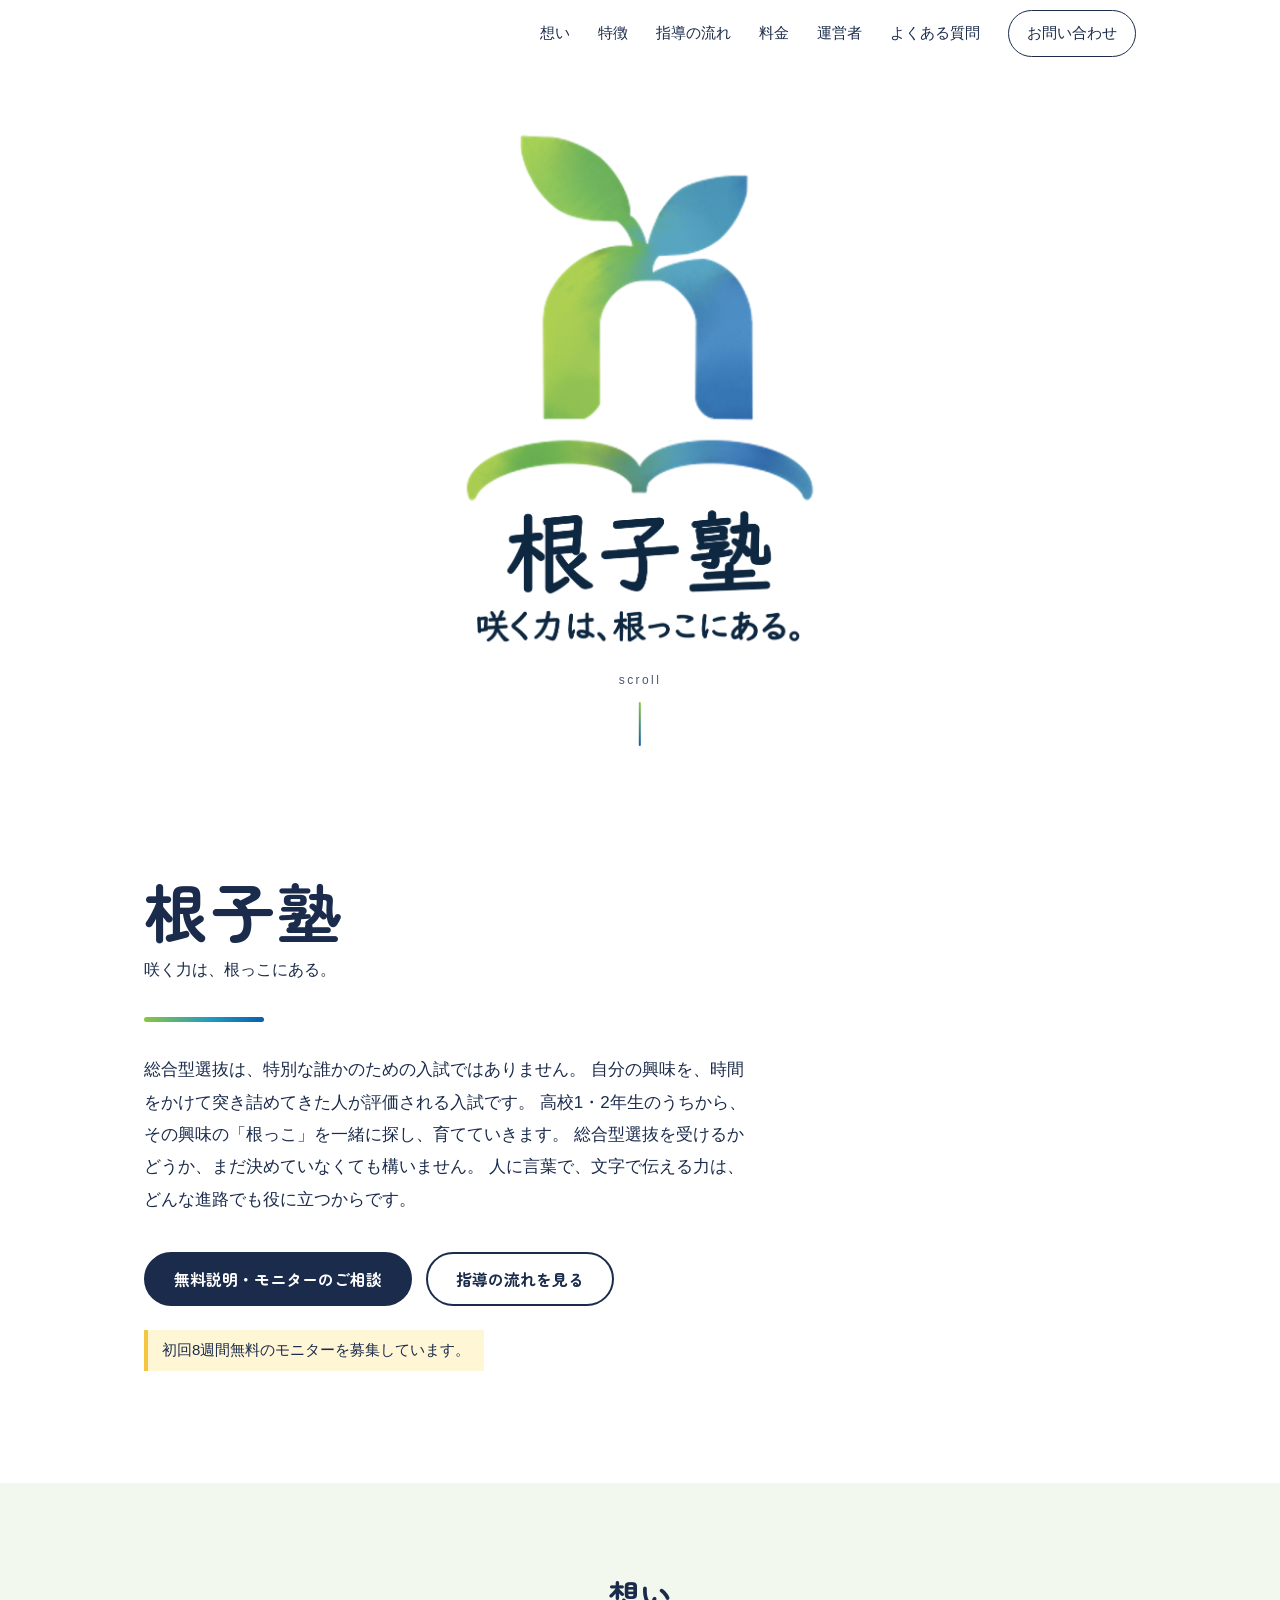
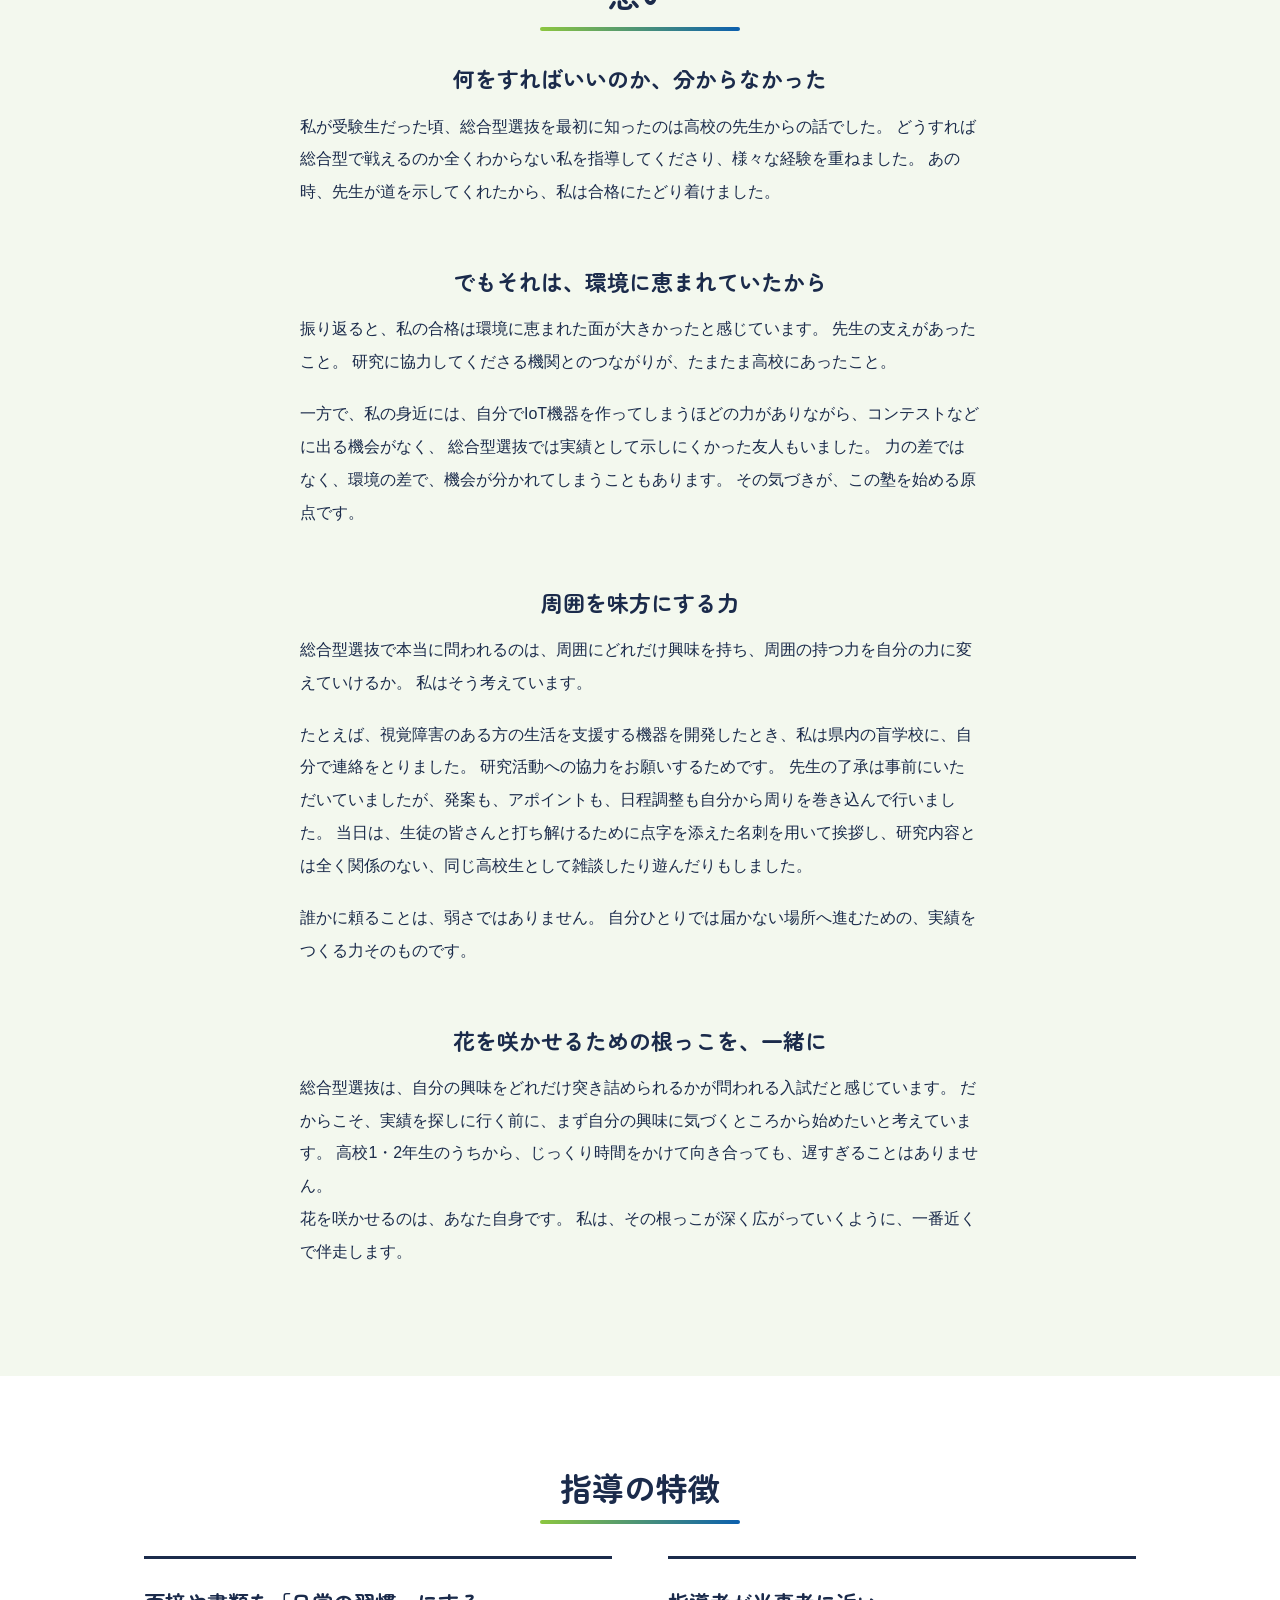
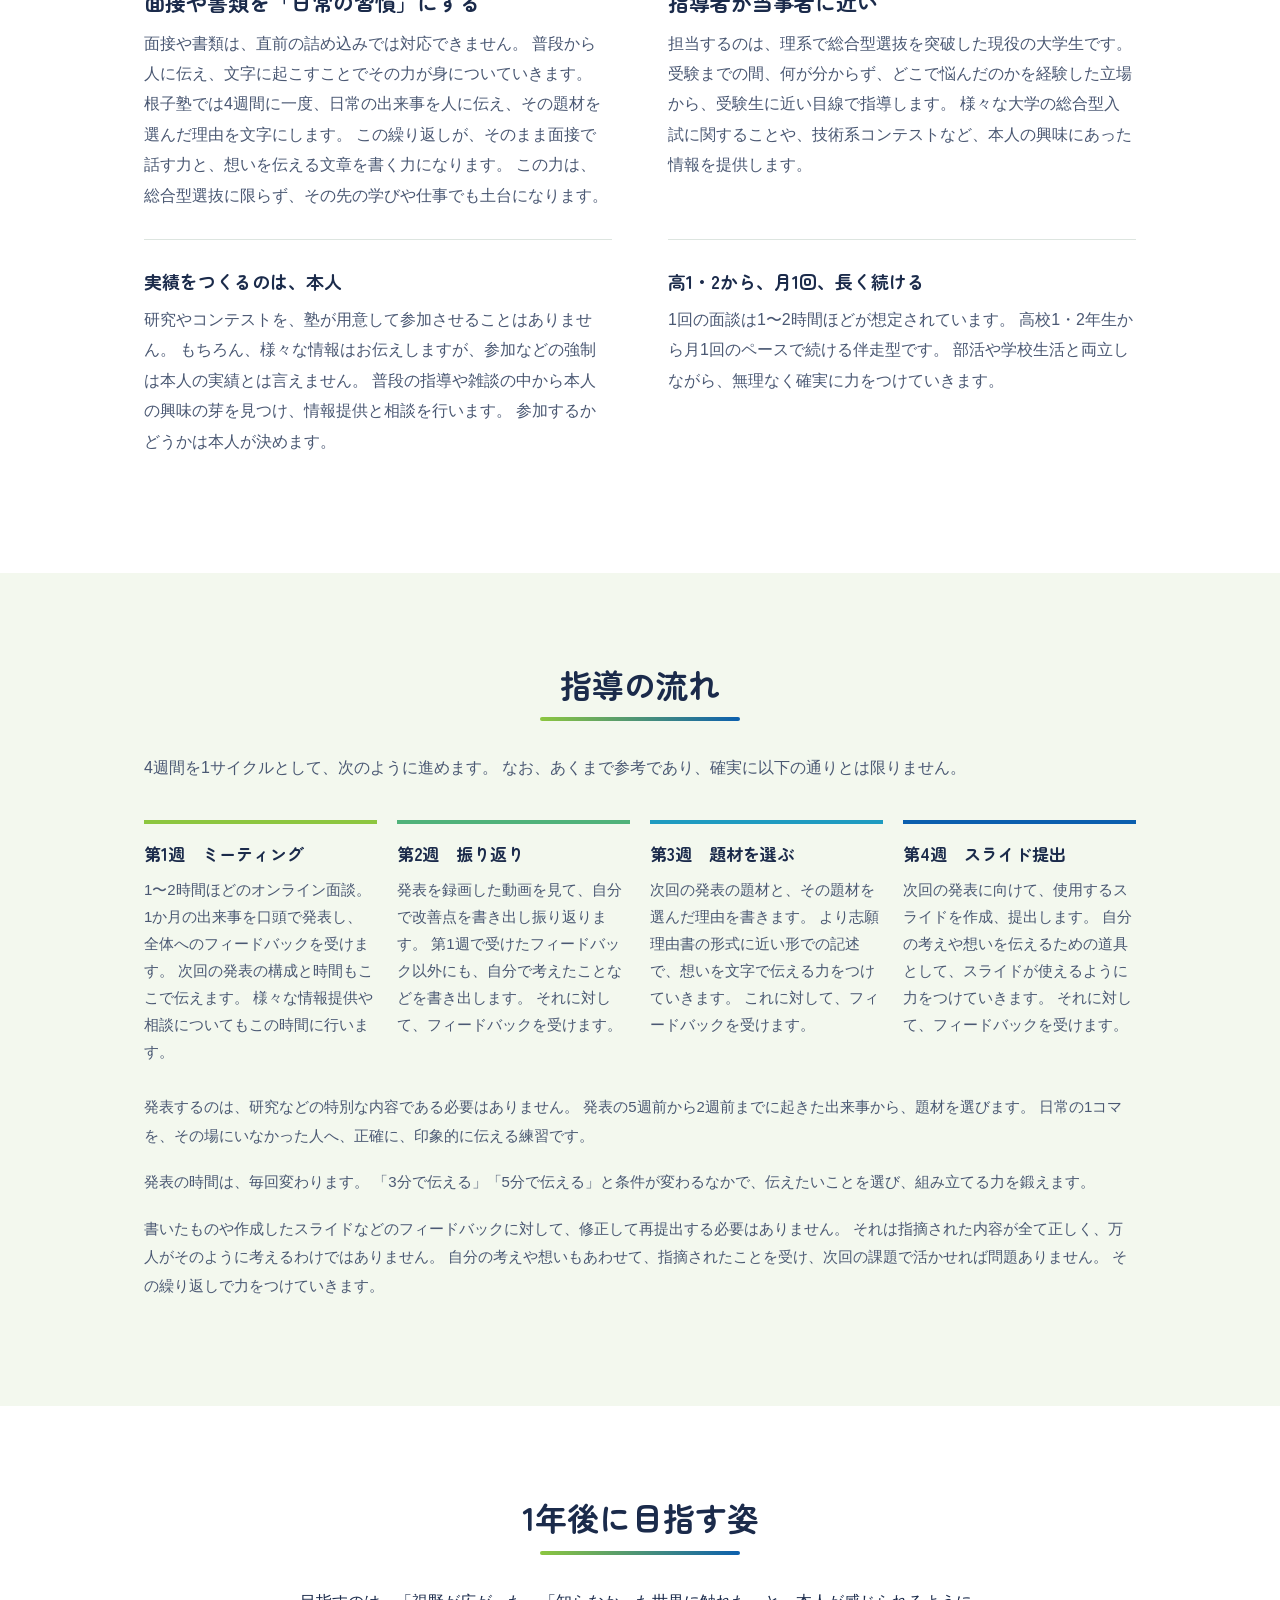
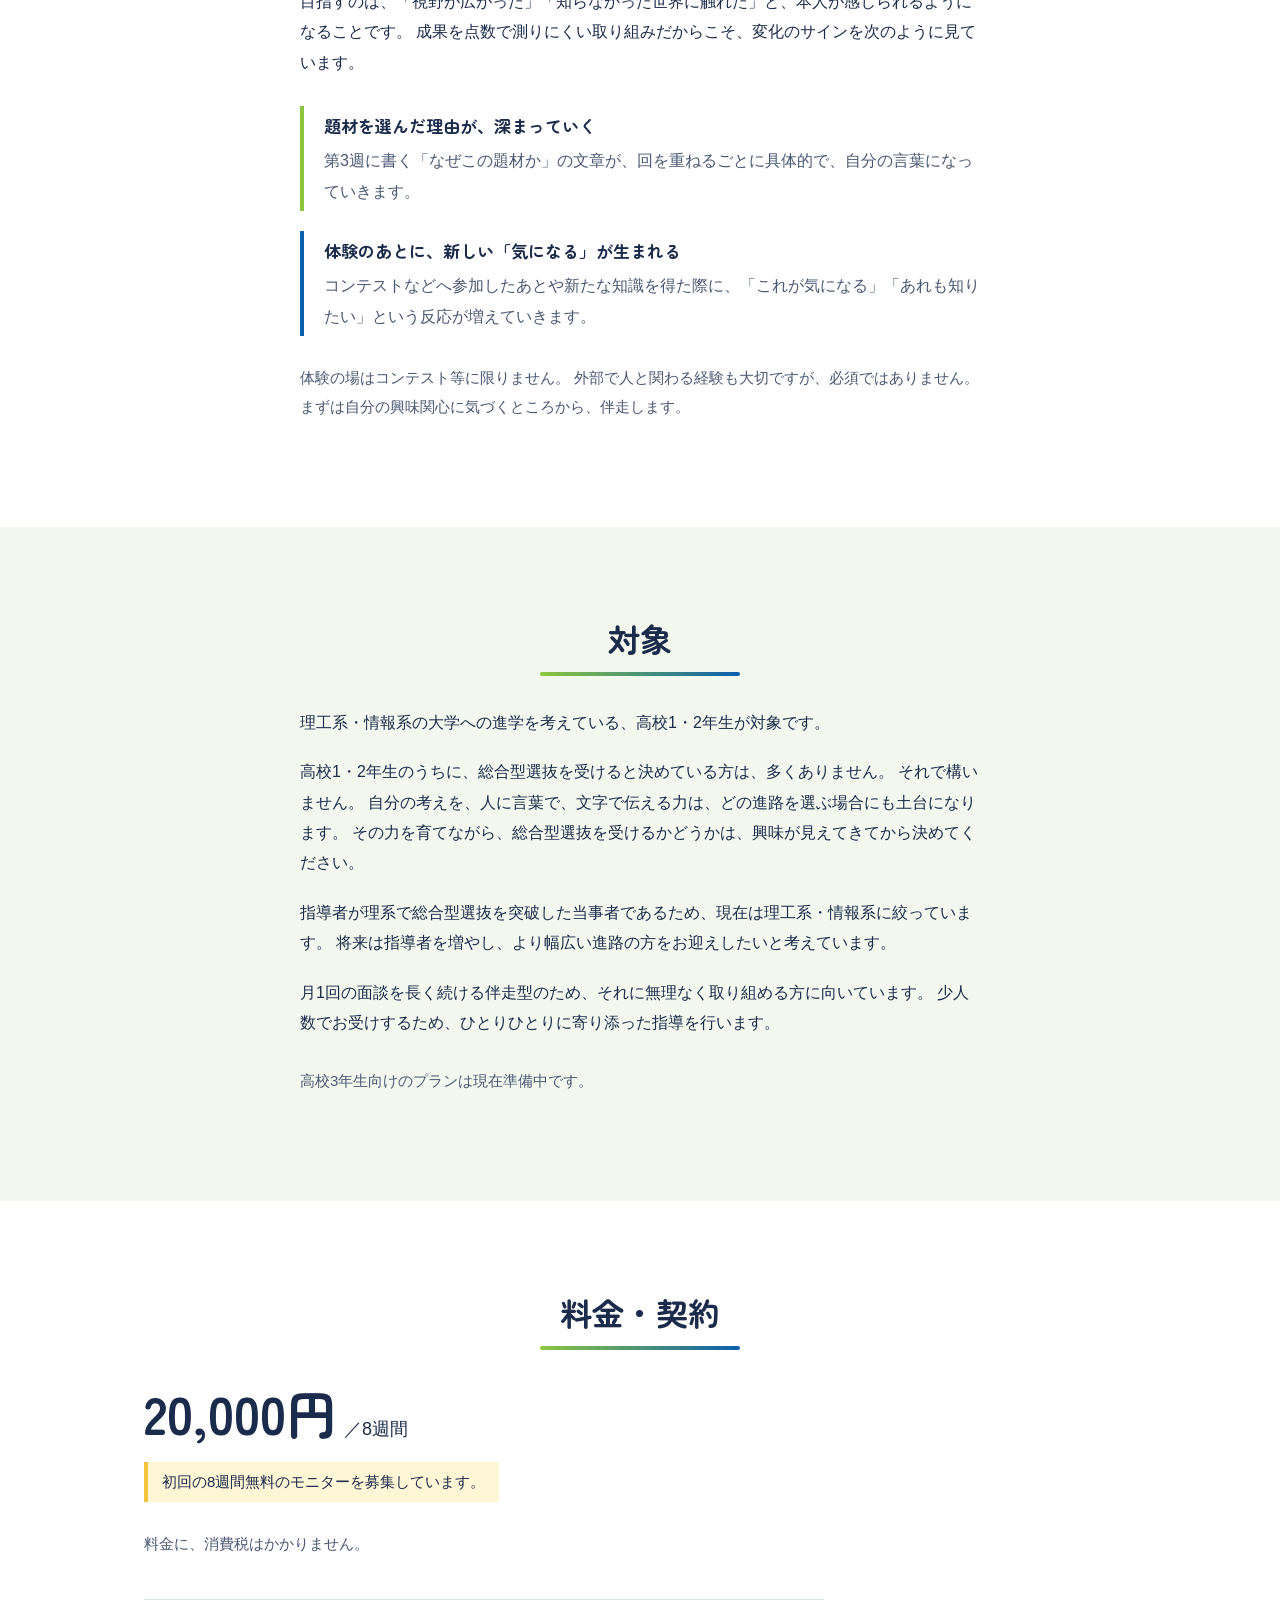
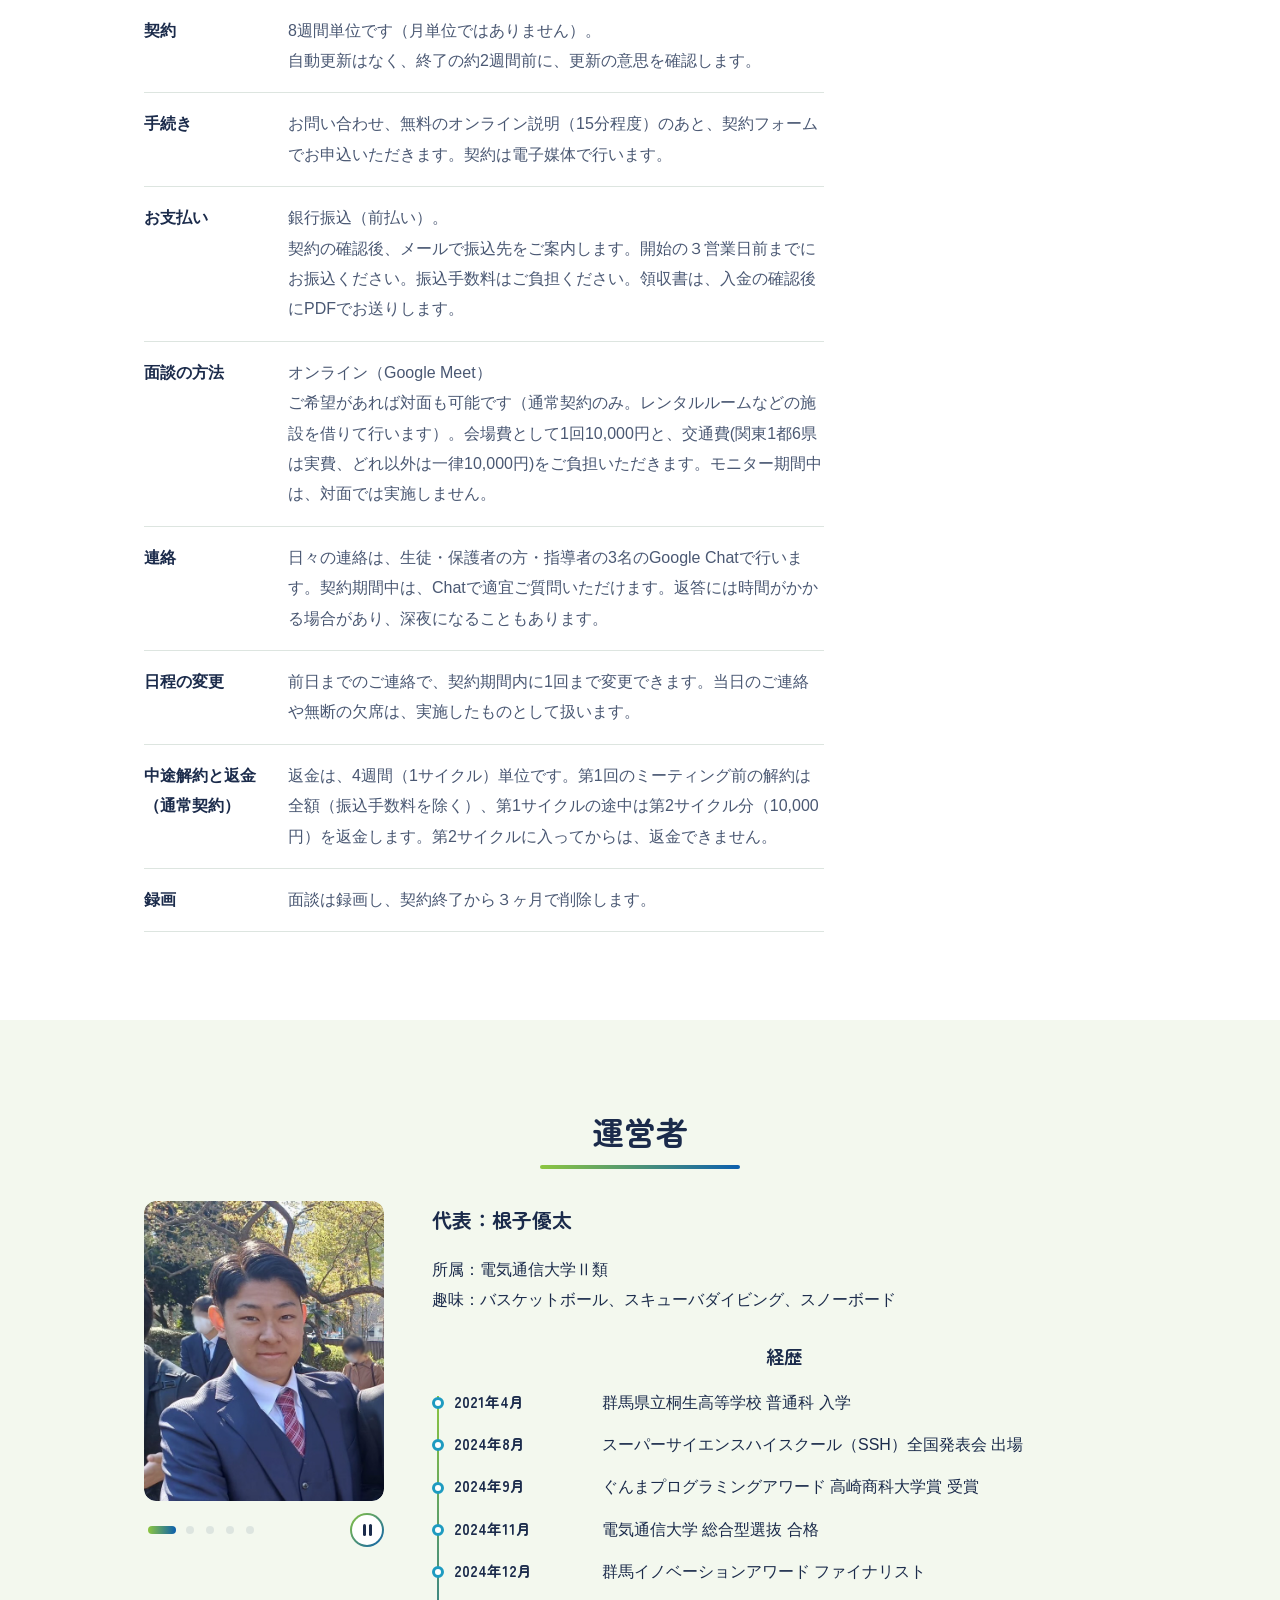
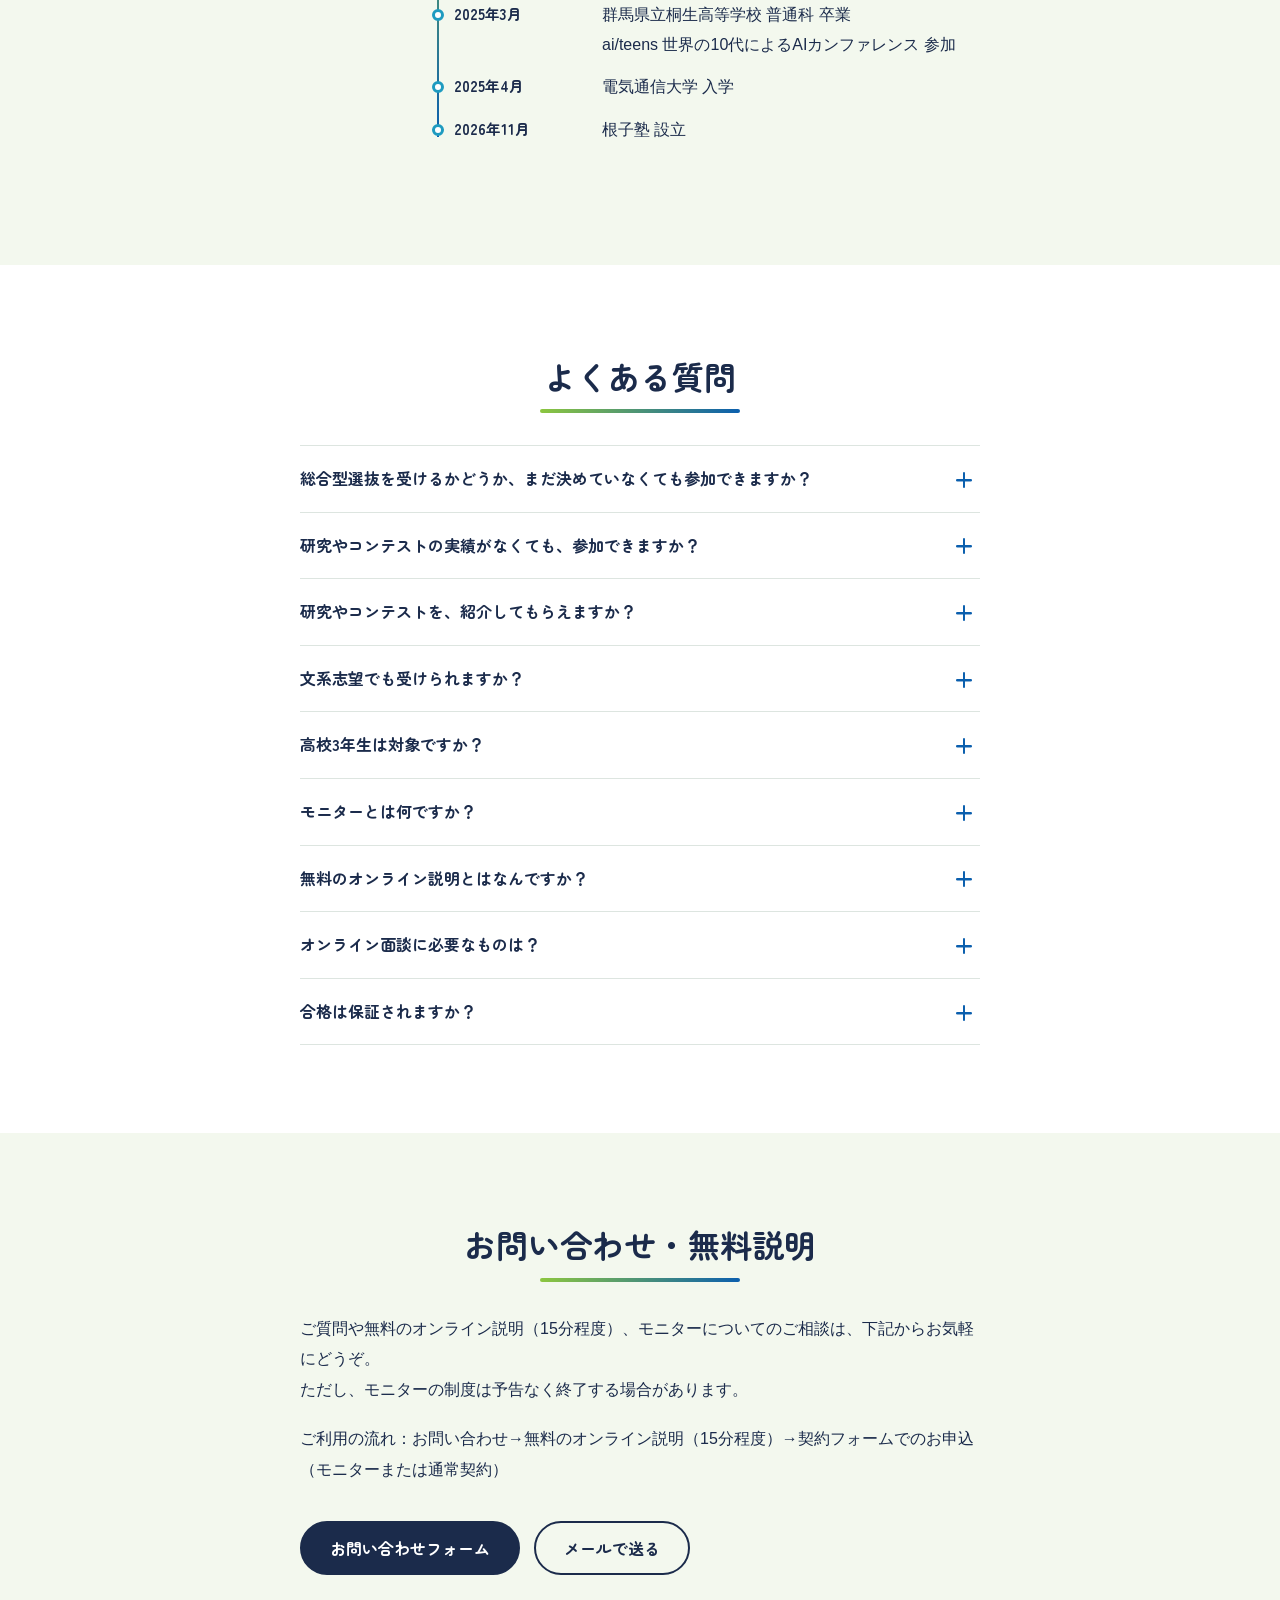
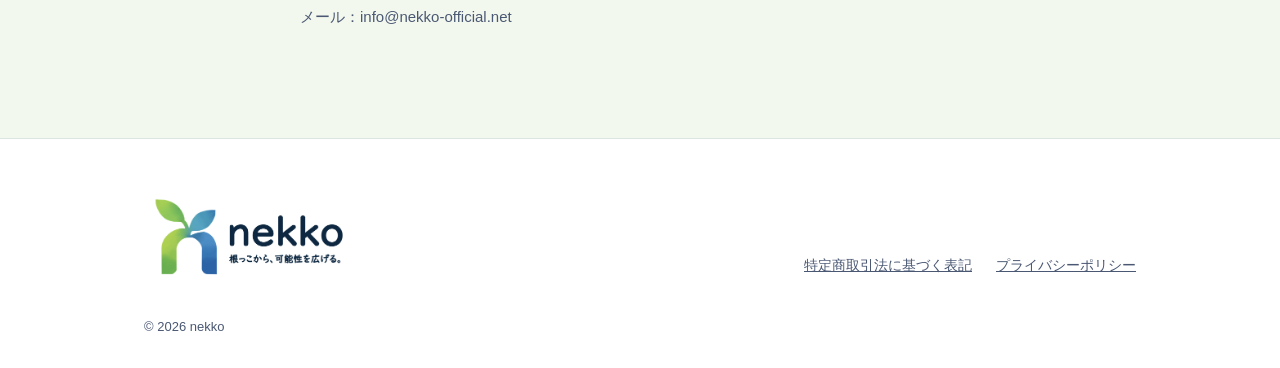
<file: index.html>
<!DOCTYPE html>
<html lang="ja">
<head>
  <meta charset="UTF-8">
  <meta name="viewport" content="width=device-width, initial-scale=1">
  <title>根子塾｜咲く力は、根っこにある。</title>
  <meta name="description" content="理系の高校1・2年生のための、総合型選抜の伴走塾。月1回の面談と日々の小さな発表・記述で、自分の興味を深める習慣をつくります。">
  <meta property="og:title" content="根子塾">
  <meta property="og:description" content="咲く力は、根っこにある。理系・情報系を志す高校1・2年生のための、総合型選抜の伴走塾。">
  <meta property="og:type" content="website">

  <link rel="preconnect" href="https://fonts.googleapis.com">
  <link rel="preconnect" href="https://fonts.gstatic.com" crossorigin>
  <link href="https://fonts.googleapis.com/css2?family=Zen+Maru+Gothic:wght@500;700&display=swap" rel="stylesheet">
  <script>document.documentElement.classList.add("js");</script>
  <link rel="stylesheet" href="style.css">
</head>
<body id="top">

<div class="sticky-top">

<header class="site-header">
  <div class="inner header-inner">
    <a class="header-logo" href="#top" aria-label="根子塾 ページの先頭へ">
      <img src="logo/juku_Blogo_original.png" alt="根子塾">
    </a>
    <nav class="global-nav" aria-label="メインメニュー">
      <a href="#about">想い</a>
      <a href="#features">特徴</a>
      <a href="#flow">指導の流れ</a>
      <a href="#price">料金</a>
      <a href="#profile">運営者</a>
      <a href="#faq">よくある質問</a>
      <a class="nav-cta" href="#contact">お問い合わせ</a>
    </nav>
  </div>
</header>

</div>

<main>

  <section class="first-view" aria-label="ロゴ">
    <h1 class="first-logo-wrap">
      <img class="first-logo" src="logo/juku_Clogo_original.png" alt="nekko 総合型選抜塾">
    </h1>
    <a class="scroll-cue" href="#intro" aria-label="本文へスクロール">
      <span>scroll</span>
    </a>
  </section>

  <section class="hero" id="intro">
    <div class="inner">
      <p class="hero-catch">根子塾</p>
      <p>咲く力は、根っこにある。</p>
      <div class="rule" aria-hidden="true"></div>
      <p class="hero-lead">
        総合型選抜は、特別な誰かのための入試ではありません。
        自分の興味を、時間をかけて突き詰めてきた人が評価される入試です。
        高校1・2年生のうちから、その興味の「根っこ」を一緒に探し、育てていきます。
        総合型選抜を受けるかどうか、まだ決めていなくても構いません。
        人に言葉で、文字で伝える力は、どんな進路でも役に立つからです。
      </p>
      <div class="hero-actions">
        <a class="btn btn-primary" href="#contact">無料説明・モニターのご相談</a>
        <a class="btn btn-secondary" href="#flow">指導の流れを見る</a>
      </div>
      <p class="notice">初回8週間無料のモニターを募集しています。</p>
    </div>
  </section>

  <section class="section section-tint" id="about">
    <div class="inner narrow column">
      <h2>想い</h2>

      <h3>何をすればいいのか、分からなかった</h3>
      <p>
        私が受験生だった頃、総合型選抜を最初に知ったのは高校の先生からの話でした。
        どうすれば総合型で戦えるのか全くわからない私を指導してくださり、様々な経験を重ねました。
        あの時、先生が道を示してくれたから、私は合格にたどり着けました。
      </p>

      <h3>でもそれは、環境に恵まれていたから</h3>
      <p>
        振り返ると、私の合格は環境に恵まれた面が大きかったと感じています。
        先生の支えがあったこと。
        研究に協力してくださる機関とのつながりが、たまたま高校にあったこと。
      </p>
      <p>
        一方で、私の身近には、自分でIoT機器を作ってしまうほどの力がありながら、コンテストなどに出る機会がなく、
        総合型選抜では実績として示しにくかった友人もいました。
        力の差ではなく、環境の差で、機会が分かれてしまうこともあります。
        その気づきが、この塾を始める原点です。
      </p>

      <h3>周囲を味方にする力</h3>
      <p>
        総合型選抜で本当に問われるのは、周囲にどれだけ興味を持ち、周囲の持つ力を自分の力に変えていけるか。
        私はそう考えています。
      </p>
      <p>
        たとえば、視覚障害のある方の生活を支援する機器を開発したとき、私は県内の盲学校に、自分で連絡をとりました。
        研究活動への協力をお願いするためです。
        先生の了承は事前にいただいていましたが、発案も、アポイントも、日程調整も自分から周りを巻き込んで行いました。
        当日は、生徒の皆さんと打ち解けるために点字を添えた名刺を用いて挨拶し、研究内容とは全く関係のない、同じ高校生として雑談したり遊んだりもしました。
      </p>
      <p>
        誰かに頼ることは、弱さではありません。
        自分ひとりでは届かない場所へ進むための、実績をつくる力そのものです。
      </p>

      <h3>花を咲かせるための根っこを、一緒に</h3>
      <p>
        総合型選抜は、自分の興味をどれだけ突き詰められるかが問われる入試だと感じています。
        だからこそ、実績を探しに行く前に、まず自分の興味に気づくところから始めたいと考えています。
        高校1・2年生のうちから、じっくり時間をかけて向き合っても、遅すぎることはありません。
        <br>
        花を咲かせるのは、あなた自身です。
        私は、その根っこが深く広がっていくように、一番近くで伴走します。
      </p>
    </div>
  </section>

  <section class="section" id="features">
    <div class="inner">
      <h2>指導の特徴</h2>
      <dl class="features">
        <div class="feature feature-main">
          <dt>面接や書類を「日常の習慣」にする</dt>
          <dd>
            面接や書類は、直前の詰め込みでは対応できません。
            普段から人に伝え、文字に起こすことでその力が身についていきます。
            根子塾では4週間に一度、日常の出来事を人に伝え、その題材を選んだ理由を文字にします。
            この繰り返しが、そのまま面接で話す力と、想いを伝える文章を書く力になります。
            この力は、総合型選抜に限らず、その先の学びや仕事でも土台になります。
          </dd>
        </div>
        <div class="feature feature-main">
          <dt>指導者が当事者に近い</dt>
          <dd>
            担当するのは、理系で総合型選抜を突破した現役の大学生です。
            受験までの間、何が分からず、どこで悩んだのかを経験した立場から、受験生に近い目線で指導します。
            様々な大学の総合型入試に関することや、技術系コンテストなど、本人の興味にあった情報を提供します。
          </dd>
        </div>
        <div class="feature">
          <dt>実績をつくるのは、本人</dt>
          <dd>
            研究やコンテストを、塾が用意して参加させることはありません。
            もちろん、様々な情報はお伝えしますが、参加などの強制は本人の実績とは言えません。
            普段の指導や雑談の中から本人の興味の芽を見つけ、情報提供と相談を行います。
            参加するかどうかは本人が決めます。
          </dd>
        </div>
        <div class="feature">
          <dt>高1・2から、月1回、長く続ける</dt>
          <dd>
            1回の面談は1〜2時間ほどが想定されています。
            高校1・2年生から月1回のペースで続ける伴走型です。
            部活や学校生活と両立しながら、無理なく確実に力をつけていきます。
          </dd>
        </div>
      </dl>
    </div>
  </section>

  <section class="section section-tint" id="flow">
    <div class="inner">
      <h2>指導の流れ</h2>
      <p class="section-lead">
        4週間を1サイクルとして、次のように進めます。
        なお、あくまで参考であり、確実に以下の通りとは限りません。
      </p>
      <ol class="steps">
        <li>
          <h3>第1週　ミーティング</h3>
          <p>
            1〜2時間ほどのオンライン面談。
            1か月の出来事を口頭で発表し、全体へのフィードバックを受けます。
            次回の発表の構成と時間もここで伝えます。
            様々な情報提供や相談についてもこの時間に行います。
          </p>
        </li>
        <li>
          <h3>第2週　振り返り</h3>
          <p>
            発表を録画した動画を見て、自分で改善点を書き出し振り返ります。
            第1週で受けたフィードバック以外にも、自分で考えたことなどを書き出します。
            それに対して、フィードバックを受けます。
          </p>
        </li>
        <li>
          <h3>第3週　題材を選ぶ</h3>
          <p>
            次回の発表の題材と、その題材を選んだ理由を書きます。
            より志願理由書の形式に近い形での記述で、想いを文字で伝える力をつけていきます。
            これに対して、フィードバックを受けます。
          </p>
        </li>
        <li>
          <h3>第4週　スライド提出</h3>
          <p>
            次回の発表に向けて、使用するスライドを作成、提出します。
            自分の考えや想いを伝えるための道具として、スライドが使えるように力をつけていきます。
            それに対して、フィードバックを受けます。
          </p>
        </li>
      </ol>
      <div class="note">
        <p>
          発表するのは、研究などの特別な内容である必要はありません。
          発表の5週前から2週前までに起きた出来事から、題材を選びます。
          日常の1コマを、その場にいなかった人へ、正確に、印象的に伝える練習です。
        </p>
        <p>
          発表の時間は、毎回変わります。
          「3分で伝える」「5分で伝える」と条件が変わるなかで、伝えたいことを選び、組み立てる力を鍛えます。
        </p>
        <p>
          書いたものや作成したスライドなどのフィードバックに対して、修正して再提出する必要はありません。
          それは指摘された内容が全て正しく、万人がそのように考えるわけではありません。
          自分の考えや想いもあわせて、指摘されたことを受け、次回の課題で活かせれば問題ありません。
          その繰り返しで力をつけていきます。
        </p>
      </div>
    </div>
  </section>

  <section class="section" id="goal">
    <div class="inner narrow">
      <h2>1年後に目指す姿</h2>
      <p>
        目指すのは、「視野が広がった」「知らなかった世界に触れた」と、本人が感じられるようになることです。
        成果を点数で測りにくい取り組みだからこそ、変化のサインを次のように見ています。
      </p>
      <ul class="signs">
        <li>
          <strong>題材を選んだ理由が、深まっていく</strong>
          <span>第3週に書く「なぜこの題材か」の文章が、回を重ねるごとに具体的で、自分の言葉になっていきます。</span>
        </li>
        <li>
          <strong>体験のあとに、新しい「気になる」が生まれる</strong>
          <span>コンテストなどへ参加したあとや新たな知識を得た際に、「これが気になる」「あれも知りたい」という反応が増えていきます。</span>
        </li>
      </ul>
      <p class="note">
        体験の場はコンテスト等に限りません。
        外部で人と関わる経験も大切ですが、必須ではありません。
        まずは自分の興味関心に気づくところから、伴走します。
      </p>
    </div>
  </section>

  <section class="section section-tint" id="target">
    <div class="inner narrow">
      <h2>対象</h2>
      <p>理工系・情報系の大学への進学を考えている、高校1・2年生が対象です。</p>
      <p>
        高校1・2年生のうちに、総合型選抜を受けると決めている方は、多くありません。
        それで構いません。
        自分の考えを、人に言葉で、文字で伝える力は、どの進路を選ぶ場合にも土台になります。
        その力を育てながら、総合型選抜を受けるかどうかは、興味が見えてきてから決めてください。
      </p>
      <p>
        指導者が理系で総合型選抜を突破した当事者であるため、現在は理工系・情報系に絞っています。
        将来は指導者を増やし、より幅広い進路の方をお迎えしたいと考えています。
      </p>
      <p>
        月1回の面談を長く続ける伴走型のため、それに無理なく取り組める方に向いています。
        少人数でお受けするため、ひとりひとりに寄り添った指導を行います。
      </p>
      <p class="note">高校3年生向けのプランは現在準備中です。</p>
    </div>
  </section>

  <section class="section" id="price">
    <div class="inner">
      <h2>料金・契約</h2>
      <div class="price-box">
        <p class="price"><span class="price-num">20,000円</span><span class="price-unit">／8週間</span></p>
        <p class="notice">初回の8週間無料のモニターを募集しています。</p>
        <p class="note">料金に、消費税はかかりません。</p>
      </div>
      <dl class="spec">
        <div><dt>契約</dt><dd>8週間単位です（月単位ではありません）。<br>自動更新はなく、終了の約2週間前に、更新の意思を確認します。</dd></div>
        <div><dt>手続き</dt><dd>お問い合わせ、無料のオンライン説明（15分程度）のあと、契約フォームでお申込いただきます。契約は電子媒体で行います。</dd></div>
        <div><dt>お支払い</dt><dd>銀行振込（前払い）。<br>契約の確認後、メールで振込先をご案内します。開始の３営業日前までにお振込ください。振込手数料はご負担ください。領収書は、入金の確認後にPDFでお送りします。</dd></div>
        <div><dt>面談の方法</dt><dd>オンライン（Google Meet）<br>ご希望があれば対面も可能です（通常契約のみ。レンタルルームなどの施設を借りて行います）。会場費として1回10,000円と、交通費(関東1都6県は実費、どれ以外は一律10,000円)をご負担いただきます。モニター期間中は、対面では実施しません。</dd></div>
        <div><dt>連絡</dt><dd>日々の連絡は、生徒・保護者の方・指導者の3名のGoogle Chatで行います。契約期間中は、Chatで適宜ご質問いただけます。返答には時間がかかる場合があり、深夜になることもあります。</dd></div>
        <div><dt>日程の変更</dt><dd>前日までのご連絡で、契約期間内に1回まで変更できます。当日のご連絡や無断の欠席は、実施したものとして扱います。</dd></div>
        <div><dt>中途解約と返金（通常契約）</dt><dd>返金は、4週間（1サイクル）単位です。第1回のミーティング前の解約は全額（振込手数料を除く）、第1サイクルの途中は第2サイクル分（10,000円）を返金します。第2サイクルに入ってからは、返金できません。</dd></div>
        <div><dt>録画</dt><dd>面談は録画し、契約終了から３ヶ月で削除します。</dd></div>
      </dl>
    </div>
  </section>

  <section class="section section-tint" id="profile">
    <div class="inner">
      <h2>運営者</h2>
      <div class="profile">

        <figure class="profile-photo">
          <div class="slider" role="group" aria-roledescription="カルーセル" aria-label="運営者の写真">
            <ul class="slider-track">
              <li class="slide" aria-label="1枚目">
                <img src="img/prof_11.jpg" alt="根子優太1枚目">
              </li>
              <li class="slide" aria-label="2枚目">
                <img src="img/prof_12.jpg" alt="根子優太2枚目" loading="lazy">
              </li>
              <li class="slide" aria-label="3枚目">
                <img src="img/prof_13.jpg" alt="根子優太3枚目" loading="lazy">
              </li>
              <li class="slide" aria-label="4枚目">
                <img src="img/prof_14.jpg" alt="根子優太4枚目" loading="lazy">
              </li>
              <li class="slide" aria-label="5枚目">
                <img src="img/prof_15.jpg" alt="根子優太5枚目" loading="lazy">
              </li>
            </ul>
            <div class="slider-controls"></div>
          </div>
        </figure>

        <div class="profile-body">
          <p class="profile-name">代表：根子優太</p>
          <p>
            所属：電気通信大学Ⅱ類<br>
            趣味：バスケットボール、スキューバダイビング、スノーボード
          </p>

          <h3 class="timeline-title">経歴</h3>
          <ol class="timeline">
            <li>
              <time>2021年4月</time>
              <p>群馬県立桐生高等学校 普通科 入学</p>
            </li>
            <li>
              <time>2024年8月</time>
              <p>スーパーサイエンスハイスクール（SSH）全国発表会 出場</p>
            </li>
            <li>
              <time>2024年9月</time>
              <p>ぐんまプログラミングアワード 高崎商科大学賞 受賞</p>
            </li>
            <li>
              <time>2024年11月</time>
              <p>電気通信大学 総合型選抜 合格</p>
            </li>
            <li>
              <time>2024年12月</time>
              <p>群馬イノベーションアワード ファイナリスト</p>
            </li>
            <li>
              <time>2025年3月</time>
              <p>
                群馬県立桐生高等学校 普通科 卒業 <br>
                ai/teens 世界の10代によるAIカンファレンス 参加
              </p>
            </li>
            <li>
              <time>2025年4月</time>
              <p>電気通信大学 入学</p>
            </li>
            <li>
              <time>2026年11月</time>
              <p>根子塾 設立</p>
            </li>
          </ol>
        </div>

      </div>
    </div>
  </section>

  <section class="section" id="faq">
    <div class="inner narrow">
      <h2>よくある質問</h2>
      <div class="faq">
        <details>
          <summary>総合型選抜を受けるかどうか、まだ決めていなくても参加できますか？</summary>
          <p>はい、決めていなくて構いません。高校1・2年生で、総合型選抜を受けると決めている方は多くありません。日常の出来事を言葉で伝え、文字にする取り組みは、総合型選抜に限らず、どの進路でも役立つ力になります。そのうえで、総合型選抜に興味が出てきたら、情報提供や相談を通して、一緒に考えます。</p>
        </details>
        <details>
          <summary>研究やコンテストの実績がなくても、参加できますか？</summary>
          <p>もちろんです。発表する内容は、特別なものである必要はありません。日常の1コマから始めて、自分の興味に気づくところから伴走します。</p>
        </details>
        <details>
          <summary>研究やコンテストを、紹介してもらえますか？</summary>
          <p>情報提供を行います。普段の雑談から生徒が何に興味を持つかを探り、コンテストなどへの参加を提案することもあります。ただし、参加の強制はしません。実績をつくる主体は本人です。</p>
        </details>
        <details>
          <summary>文系志望でも受けられますか？</summary>
          <p>現在は、理工系・情報系を志望する方に絞っています。どうしても指導をご希望の際には、一度ご連絡ください。</p>
        </details>
        <details>
          <summary>高校3年生は対象ですか？</summary>
          <p>現在は、高校1・2年生向けの伴走型の指導を確立することを優先しております。高校3年生向けのプランは現在準備中です。</p>
        </details>
        <details>
          <summary>モニターとは何ですか？</summary>
          <p>最初の契約（8週間）を無料でお試しいただく制度です。2回目以降は、8週間ごとの契約となります。この制度は予告なく終了する場合がありますが、終了するのは新規のお申込の受付のみです。すでに成立した契約の8週間は、最後まで提供します。
          </p>
        </details>
        <details>
          <summary>無料のオンライン説明とはなんですか？</summary>
          <p>15分程度のオンライン説明です。ご契約の前に、指導の内容や進め方をお伝えし、ご質問にお答えします。説明を受けたからといって、ご契約いただく義務はありません。</p>
        </details>
        <details>
          <summary>オンライン面談に必要なものは？</summary>
          <p>Google Meetを利用できるパソコンやタブレットと、インターネット環境があれば参加できます。</p>
        </details>
        <details>
          <summary>合格は保証されますか？</summary>
          <p>合格をお約束することはできません。入試の結果は、本人の取り組みと、志望先との相性など多くの要素で決まるためです。私たちが約束するのは、自分の興味を深める時間と、そのための伴走です。</p>
        </details>
      </div>
    </div>
  </section>

  <section class="section section-tint" id="contact">
    <div class="inner narrow">
      <h2>お問い合わせ・無料説明</h2>
      <p>
        ご質問や無料のオンライン説明（15分程度）、モニターについてのご相談は、下記からお気軽にどうぞ。
        <br>ただし、モニターの制度は予告なく終了する場合があります。
      </p>
      <p>
        ご利用の流れ：お問い合わせ→無料のオンライン説明（15分程度）→契約フォームでのお申込（モニターまたは通常契約）
      </p>
      <div class="hero-actions">
        <a class="btn btn-primary" href="https://forms.gle/95RmqGySHzR8HLxC6">お問い合わせフォーム</a>
        <a class="btn btn-secondary" href="mailto:info@nekko-official.net">メールで送る</a>
      </div>
      <p class="note">メール：info@nekko-official.net</p>
    </div>
  </section>

</main>

<footer class="site-footer">
  <div class="inner footer-inner">
    <div>
      <img class="footer-logo" src="logo/nekko-official_Blogo_original.png" alt="nekko">
    </div>
    <nav class="footer-nav" aria-label="フッターメニュー">
      <a href="tokushoho.html">特定商取引法に基づく表記</a>
      <a href="privacy.html">プライバシーポリシー</a>
    </nav>
  </div>
  <p class="copyright">© 2026 nekko</p>
</footer>

<script>
  (function () {
    var header = document.querySelector(".site-header");
    var target = document.querySelector(".first-logo");
    if (!header || !target || !("IntersectionObserver" in window)) {
      document.documentElement.classList.remove("js");
      return;
    }
    new IntersectionObserver(function (entries) {
      header.classList.toggle("show-logo", !entries[0].isIntersecting);
    }).observe(target);
  })();
</script>

<script>
  (function () {
    var slider = document.querySelector(".slider");
    if (!slider) return;
    var track = slider.querySelector(".slider-track");
    var slides = track.children;
    var n = slides.length;
    var controls = slider.querySelector(".slider-controls");
    if (n < 2) return;

    var reduce = window.matchMedia("(prefers-reduced-motion: reduce)").matches;
    var INTERVAL = 4000;
    var playing = !reduce;
    var hold = false;
    var index = 0;

    var dots = [];
    var dotWrap = document.createElement("div");
    dotWrap.className = "slider-dots";
    for (var i = 0; i < n; i++) {
      (function (i) {
        var b = document.createElement("button");
        b.type = "button";
        b.setAttribute("aria-label", (i + 1) + "枚目を表示");
        b.addEventListener("click", function () { go(i); });
        dotWrap.appendChild(b);
        dots.push(b);
      })(i);
    }
    controls.appendChild(dotWrap);

    var toggle = document.createElement("button");
    toggle.type = "button";
    toggle.className = "slider-toggle";
    function renderToggle() {
      toggle.classList.toggle("is-paused", !playing);
      toggle.setAttribute("aria-label", playing ? "自動スクロールを停止" : "自動スクロールを再生");
      toggle.title = playing ? "停止" : "再生";
    }
    toggle.addEventListener("click", function () { playing = !playing; renderToggle(); });
    renderToggle();
    controls.appendChild(toggle);

    function render() {
      for (var i = 0; i < n; i++) {
        if (i === index) dots[i].setAttribute("aria-current", "true");
        else dots[i].removeAttribute("aria-current");
      }
    }
    function go(i, instant) {
      index = (i + n) % n;
      track.scrollTo({ left: index * track.clientWidth, behavior: (reduce || instant) ? "auto" : "smooth" });
      render();
    }

    track.addEventListener("scroll", function () {
      var i = Math.round(track.scrollLeft / track.clientWidth);
      if (i !== index && i >= 0 && i < n) { index = i; render(); }
    }, { passive: true });

    slider.addEventListener("mouseenter", function () { hold = true; });
    slider.addEventListener("mouseleave", function () { hold = false; });
    slider.addEventListener("focusin", function () { hold = true; });
    slider.addEventListener("focusout", function () { hold = false; });
    slider.addEventListener("touchstart", function () { hold = true; }, { passive: true });
    slider.addEventListener("touchend", function () { hold = false; }, { passive: true });

    var visible = true;
    if ("IntersectionObserver" in window) {
      new IntersectionObserver(function (entries) { visible = entries[0].isIntersecting; }).observe(slider);
    }

    setInterval(function () {
      if (playing && !hold && visible && !document.hidden) go(index + 1);
    }, INTERVAL);

    window.addEventListener("resize", function () { go(index, true); });
    render();
  })();
</script>

</body>
</html>
</file>
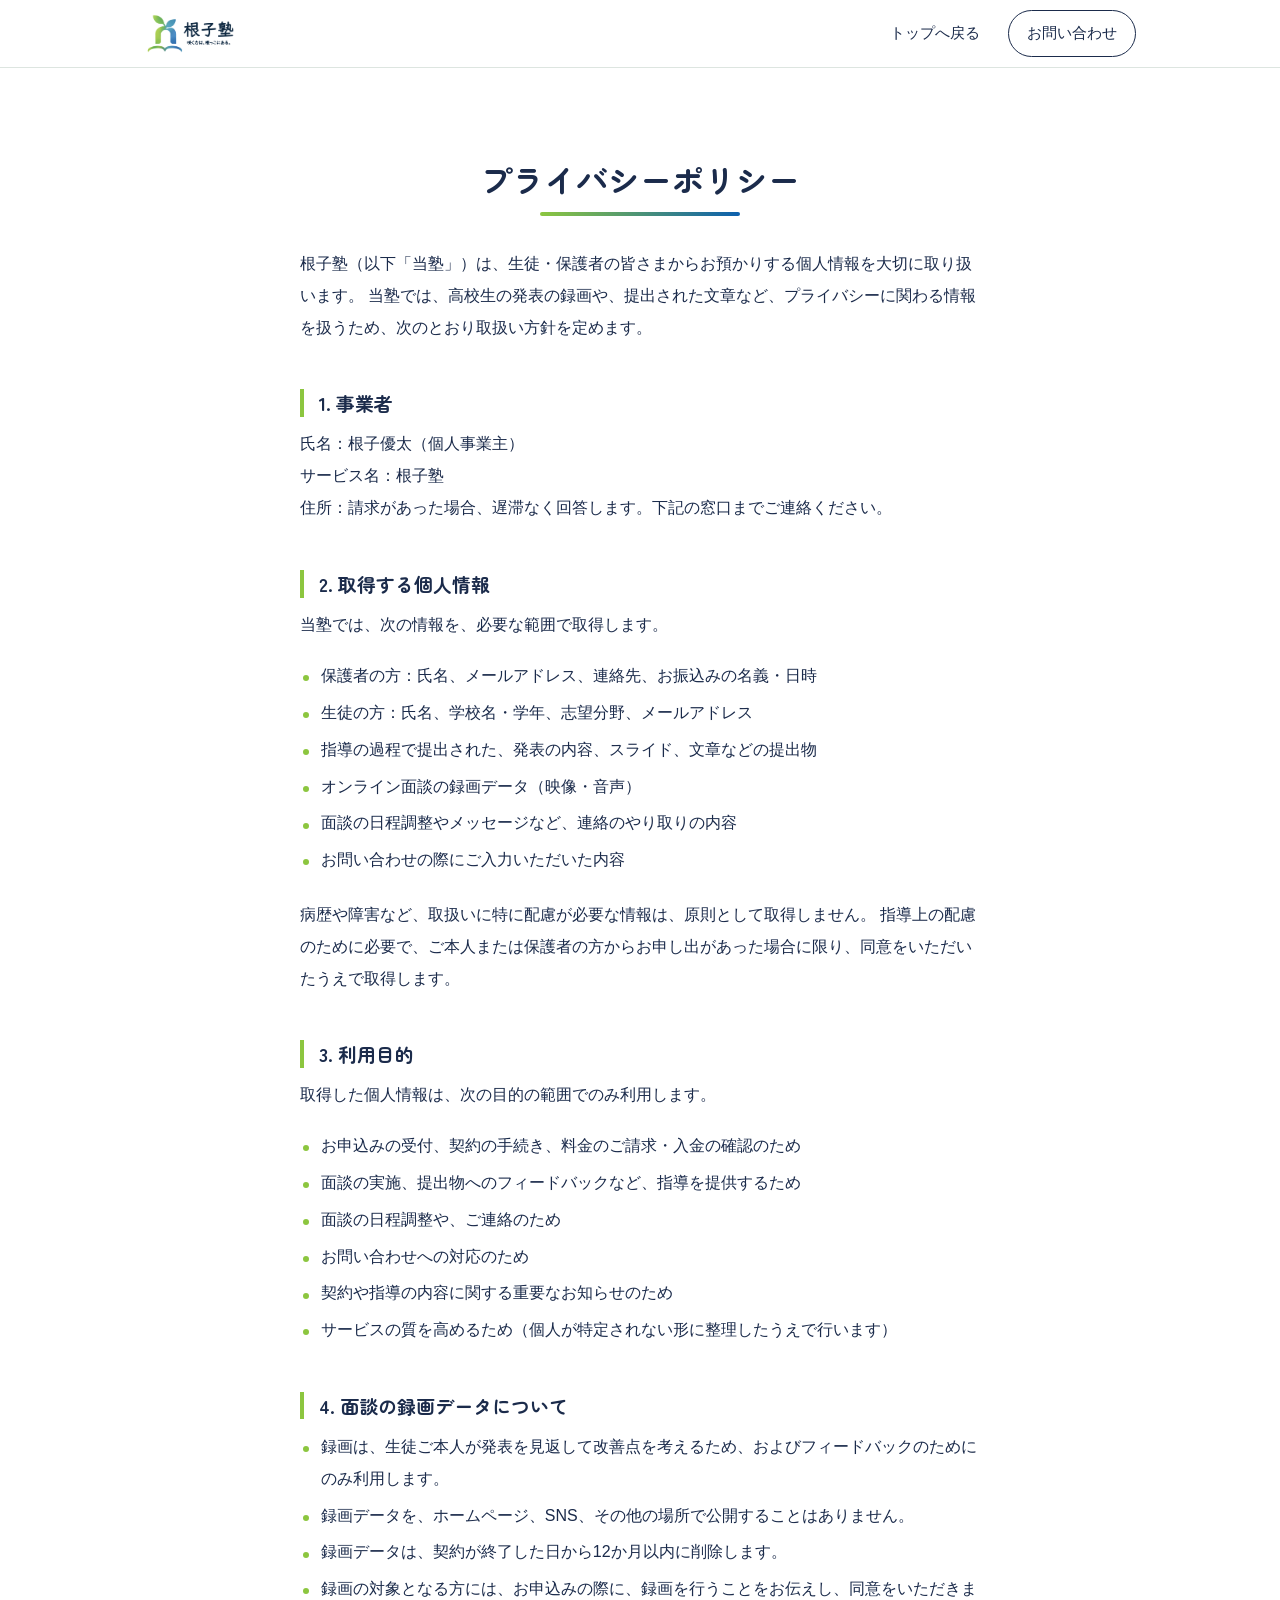
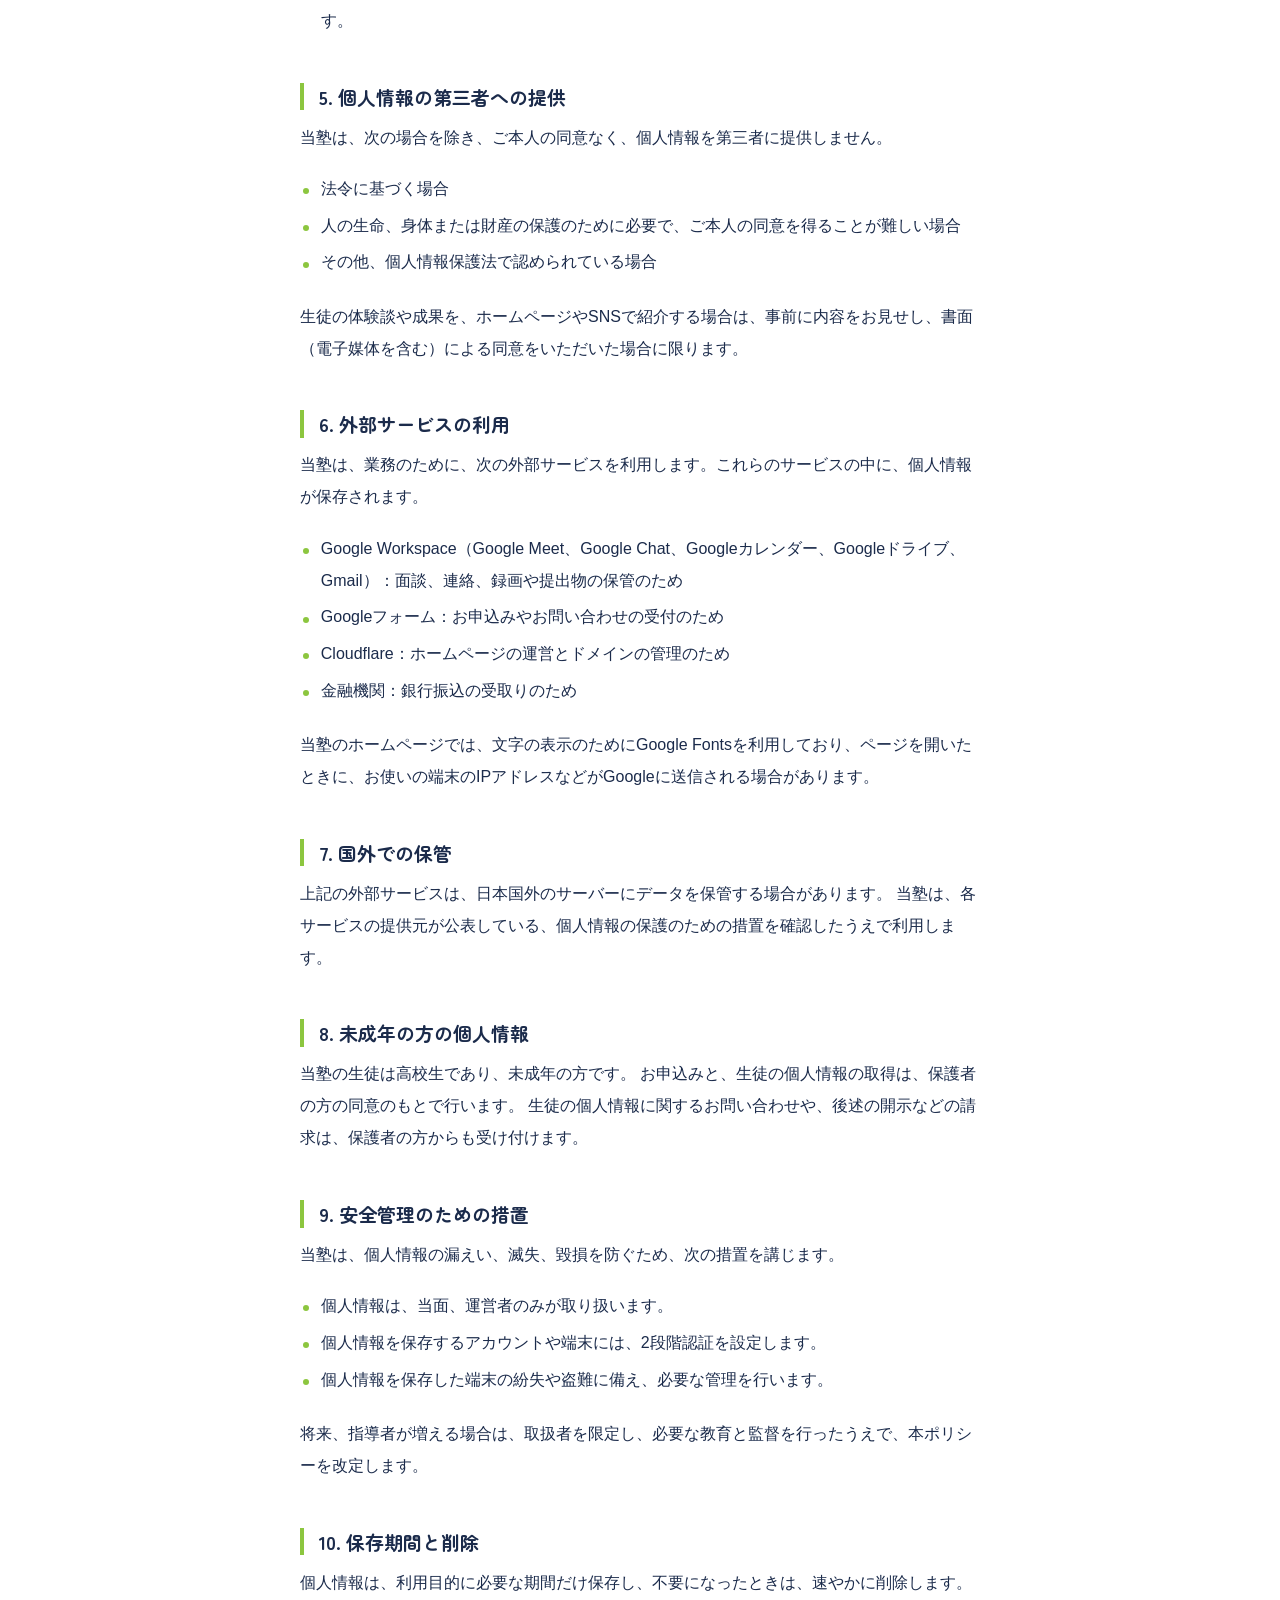
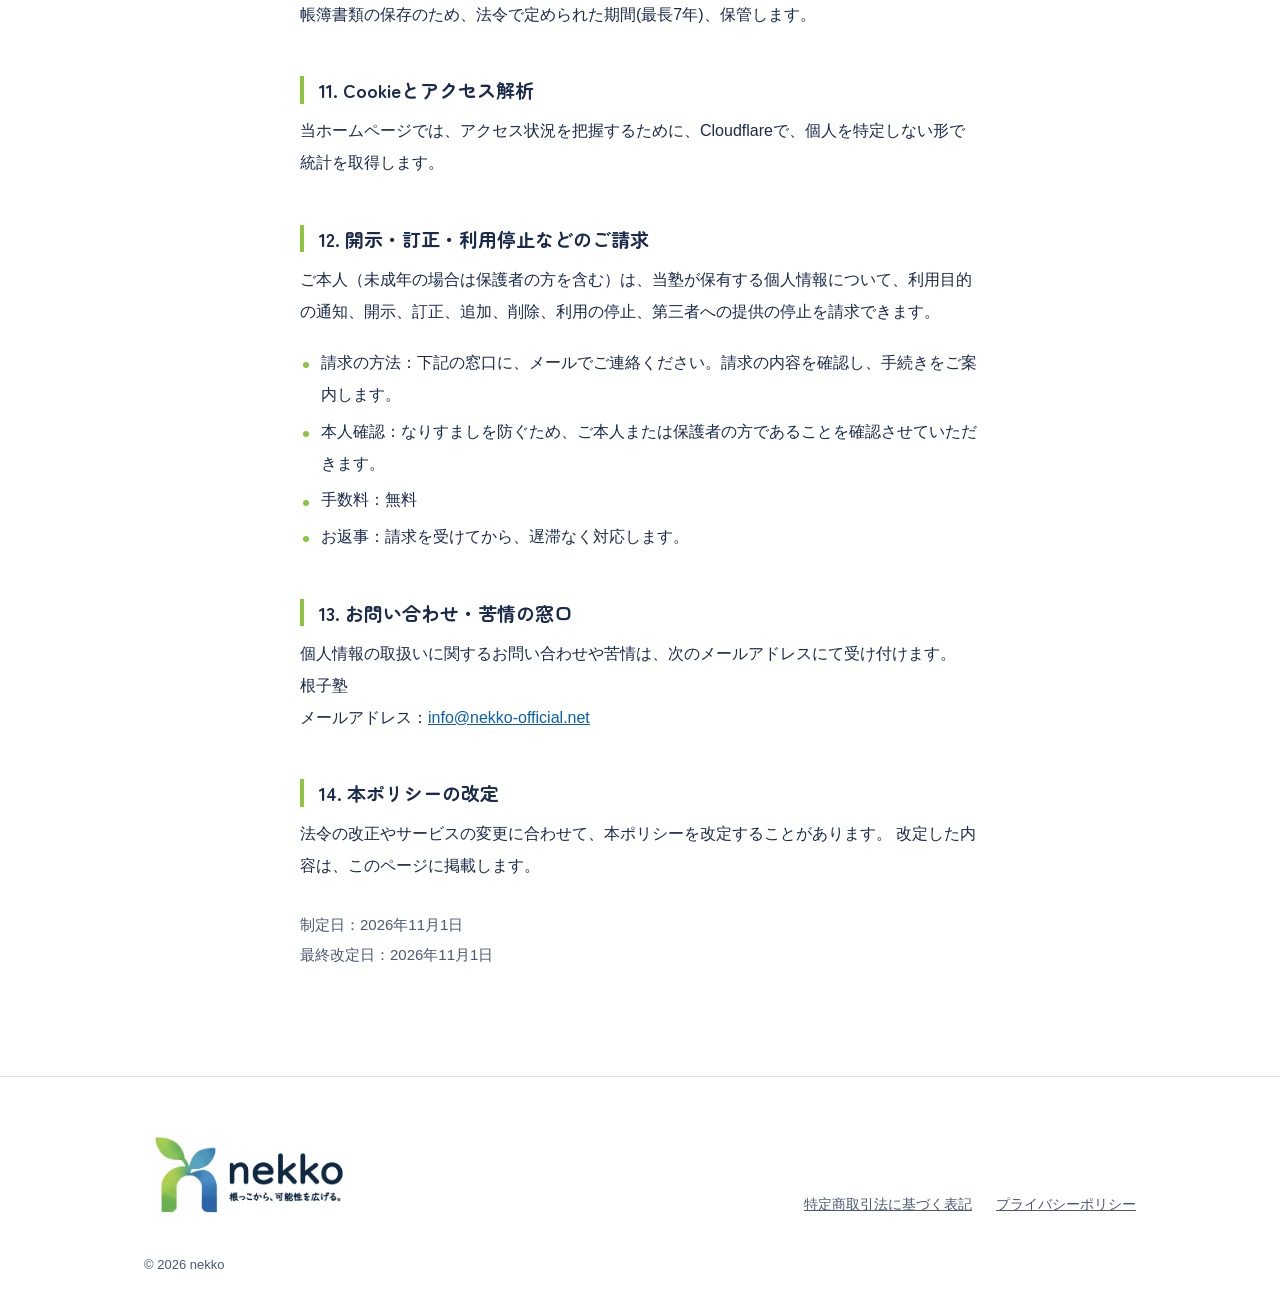
<file: privacy.html>
<!DOCTYPE html>
<html lang="ja">
<head>
  <meta charset="UTF-8">
  <meta name="viewport" content="width=device-width, initial-scale=1">
  <title>プライバシーポリシー｜根子塾</title>
  <meta name="description" content="根子塾の、個人情報の取扱いについて（プライバシーポリシー）です。">

  <link rel="preconnect" href="https://fonts.googleapis.com">
  <link rel="preconnect" href="https://fonts.gstatic.com" crossorigin>
  <link href="https://fonts.googleapis.com/css2?family=Zen+Maru+Gothic:wght@500;700&display=swap" rel="stylesheet">
  <link rel="stylesheet" href="style.css">
</head>
<body id="top">

<div class="sticky-top">

<header class="site-header show-logo">
  <div class="inner header-inner">
    <a class="header-logo" href="index.html" aria-label="根子塾 トップページへ">
      <img src="logo/juku_Blogo_original.png" alt="根子塾">
    </a>
    <nav class="global-nav" aria-label="メインメニュー">
      <a href="index.html">トップへ戻る</a>
      <a class="nav-cta" href="index.html#contact">お問い合わせ</a>
    </nav>
  </div>
</header>

</div>

<main>
  <section class="section">
    <div class="inner narrow legal policy">
      <h1 class="page-heading">プライバシーポリシー</h1>
      <p>
        根子塾（以下「当塾」）は、生徒・保護者の皆さまからお預かりする個人情報を大切に取り扱います。
        当塾では、高校生の発表の録画や、提出された文章など、プライバシーに関わる情報を扱うため、次のとおり取扱い方針を定めます。
      </p>

      <h3>1. 事業者</h3>
      <p>
        氏名：根子優太（個人事業主）<br>
        サービス名：根子塾<br>
        住所：請求があった場合、遅滞なく回答します。下記の窓口までご連絡ください。
      </p>

      <h3>2. 取得する個人情報</h3>
      <p>当塾では、次の情報を、必要な範囲で取得します。</p>
      <ul>
        <li>保護者の方：氏名、メールアドレス、連絡先、お振込みの名義・日時</li>
        <li>生徒の方：氏名、学校名・学年、志望分野、メールアドレス</li>
        <li>指導の過程で提出された、発表の内容、スライド、文章などの提出物</li>
        <li>オンライン面談の録画データ（映像・音声）</li>
        <li>面談の日程調整やメッセージなど、連絡のやり取りの内容</li>
        <li>お問い合わせの際にご入力いただいた内容</li>
      </ul>
      <p>
        病歴や障害など、取扱いに特に配慮が必要な情報は、原則として取得しません。
        指導上の配慮のために必要で、ご本人または保護者の方からお申し出があった場合に限り、同意をいただいたうえで取得します。
      </p>

      <h3>3. 利用目的</h3>
      <p>取得した個人情報は、次の目的の範囲でのみ利用します。</p>
      <ul>
        <li>お申込みの受付、契約の手続き、料金のご請求・入金の確認のため</li>
        <li>面談の実施、提出物へのフィードバックなど、指導を提供するため</li>
        <li>面談の日程調整や、ご連絡のため</li>
        <li>お問い合わせへの対応のため</li>
        <li>契約や指導の内容に関する重要なお知らせのため</li>
        <li>サービスの質を高めるため（個人が特定されない形に整理したうえで行います）</li>
      </ul>

      <h3>4. 面談の録画データについて</h3>
      <ul>
        <li>録画は、生徒ご本人が発表を見返して改善点を考えるため、およびフィードバックのためにのみ利用します。</li>
        <li>録画データを、ホームページ、SNS、その他の場所で公開することはありません。</li>
        <li>録画データは、契約が終了した日から12か月以内に削除します。</li>
        <li>録画の対象となる方には、お申込みの際に、録画を行うことをお伝えし、同意をいただきます。</li>
      </ul>

      <h3>5. 個人情報の第三者への提供</h3>
      <p>当塾は、次の場合を除き、ご本人の同意なく、個人情報を第三者に提供しません。</p>
      <ul>
        <li>法令に基づく場合</li>
        <li>人の生命、身体または財産の保護のために必要で、ご本人の同意を得ることが難しい場合</li>
        <li>その他、個人情報保護法で認められている場合</li>
      </ul>
      <p>
        生徒の体験談や成果を、ホームページやSNSで紹介する場合は、事前に内容をお見せし、書面（電子媒体を含む）による同意をいただいた場合に限ります。
      </p>

      <h3>6. 外部サービスの利用</h3>
      <p>当塾は、業務のために、次の外部サービスを利用します。これらのサービスの中に、個人情報が保存されます。</p>
      <ul>
        <li>Google Workspace（Google Meet、Google Chat、Googleカレンダー、Googleドライブ、Gmail）：面談、連絡、録画や提出物の保管のため</li>
        <li>Googleフォーム：お申込みやお問い合わせの受付のため</li>
        <li>Cloudflare：ホームページの運営とドメインの管理のため</li>
        <li>金融機関：銀行振込の受取りのため</li>
      </ul>
      <p>
        当塾のホームページでは、文字の表示のためにGoogle Fontsを利用しており、ページを開いたときに、お使いの端末のIPアドレスなどがGoogleに送信される場合があります。
      </p>

      <h3>7. 国外での保管</h3>
      <p>
        上記の外部サービスは、日本国外のサーバーにデータを保管する場合があります。
        当塾は、各サービスの提供元が公表している、個人情報の保護のための措置を確認したうえで利用します。
      </p>

      <h3>8. 未成年の方の個人情報</h3>
      <p>
        当塾の生徒は高校生であり、未成年の方です。
        お申込みと、生徒の個人情報の取得は、保護者の方の同意のもとで行います。
        生徒の個人情報に関するお問い合わせや、後述の開示などの請求は、保護者の方からも受け付けます。
      </p>

      <h3>9. 安全管理のための措置</h3>
      <p>当塾は、個人情報の漏えい、滅失、毀損を防ぐため、次の措置を講じます。</p>
      <ul>
        <li>個人情報は、当面、運営者のみが取り扱います。</li>
        <li>個人情報を保存するアカウントや端末には、2段階認証を設定します。</li>
        <li>個人情報を保存した端末の紛失や盗難に備え、必要な管理を行います。</li>
      </ul>
      <p>
        将来、指導者が増える場合は、取扱者を限定し、必要な教育と監督を行ったうえで、本ポリシーを改定します。
      </p>

      <h3>10. 保存期間と削除</h3>
      <p>
        個人情報は、利用目的に必要な期間だけ保存し、不要になったときは、速やかに削除します。
        帳簿書類の保存のため、法令で定められた期間(最長7年)、保管します。
      </p>

      <h3>11. Cookieとアクセス解析</h3>
      <p>
        当ホームページでは、アクセス状況を把握するために、Cloudflareで、個人を特定しない形で統計を取得します。
      </p>

      <h3>12. 開示・訂正・利用停止などのご請求</h3>
      <p>
        ご本人（未成年の場合は保護者の方を含む）は、当塾が保有する個人情報について、利用目的の通知、開示、訂正、追加、削除、利用の停止、第三者への提供の停止を請求できます。
      </p>
      <ul>
        <li>請求の方法：下記の窓口に、メールでご連絡ください。請求の内容を確認し、手続きをご案内します。</li>
        <li>本人確認：なりすましを防ぐため、ご本人または保護者の方であることを確認させていただきます。</li>
        <li>手数料：無料</li>
        <li>お返事：請求を受けてから、遅滞なく対応します。</li>
      </ul>

      <h3>13. お問い合わせ・苦情の窓口</h3>
      <p>
        個人情報の取扱いに関するお問い合わせや苦情は、次のメールアドレスにて受け付けます。<br>
        根子塾<br>
        メールアドレス：<a href="mailto:info@nekko-official.net">info@nekko-official.net</a>
      </p>

      <h3>14. 本ポリシーの改定</h3>
      <p>
        法令の改正やサービスの変更に合わせて、本ポリシーを改定することがあります。
        改定した内容は、このページに掲載します。
      </p>

      <p class="note">
        制定日：2026年11月1日<br>
        最終改定日：2026年11月1日
      </p>
    </div>
  </section>
</main>

<footer class="site-footer">
  <div class="inner footer-inner">
    <div>
      <img class="footer-logo" src="logo/nekko-official_Blogo_original.png" alt="nekko">
    </div>
    <nav class="footer-nav" aria-label="フッターメニュー">
      <a href="tokushoho.html">特定商取引法に基づく表記</a>
      <a href="privacy.html">プライバシーポリシー</a>
    </nav>
  </div>
  <p class="copyright">© 2026 nekko</p>
</footer>

</body>
</html>
</file>
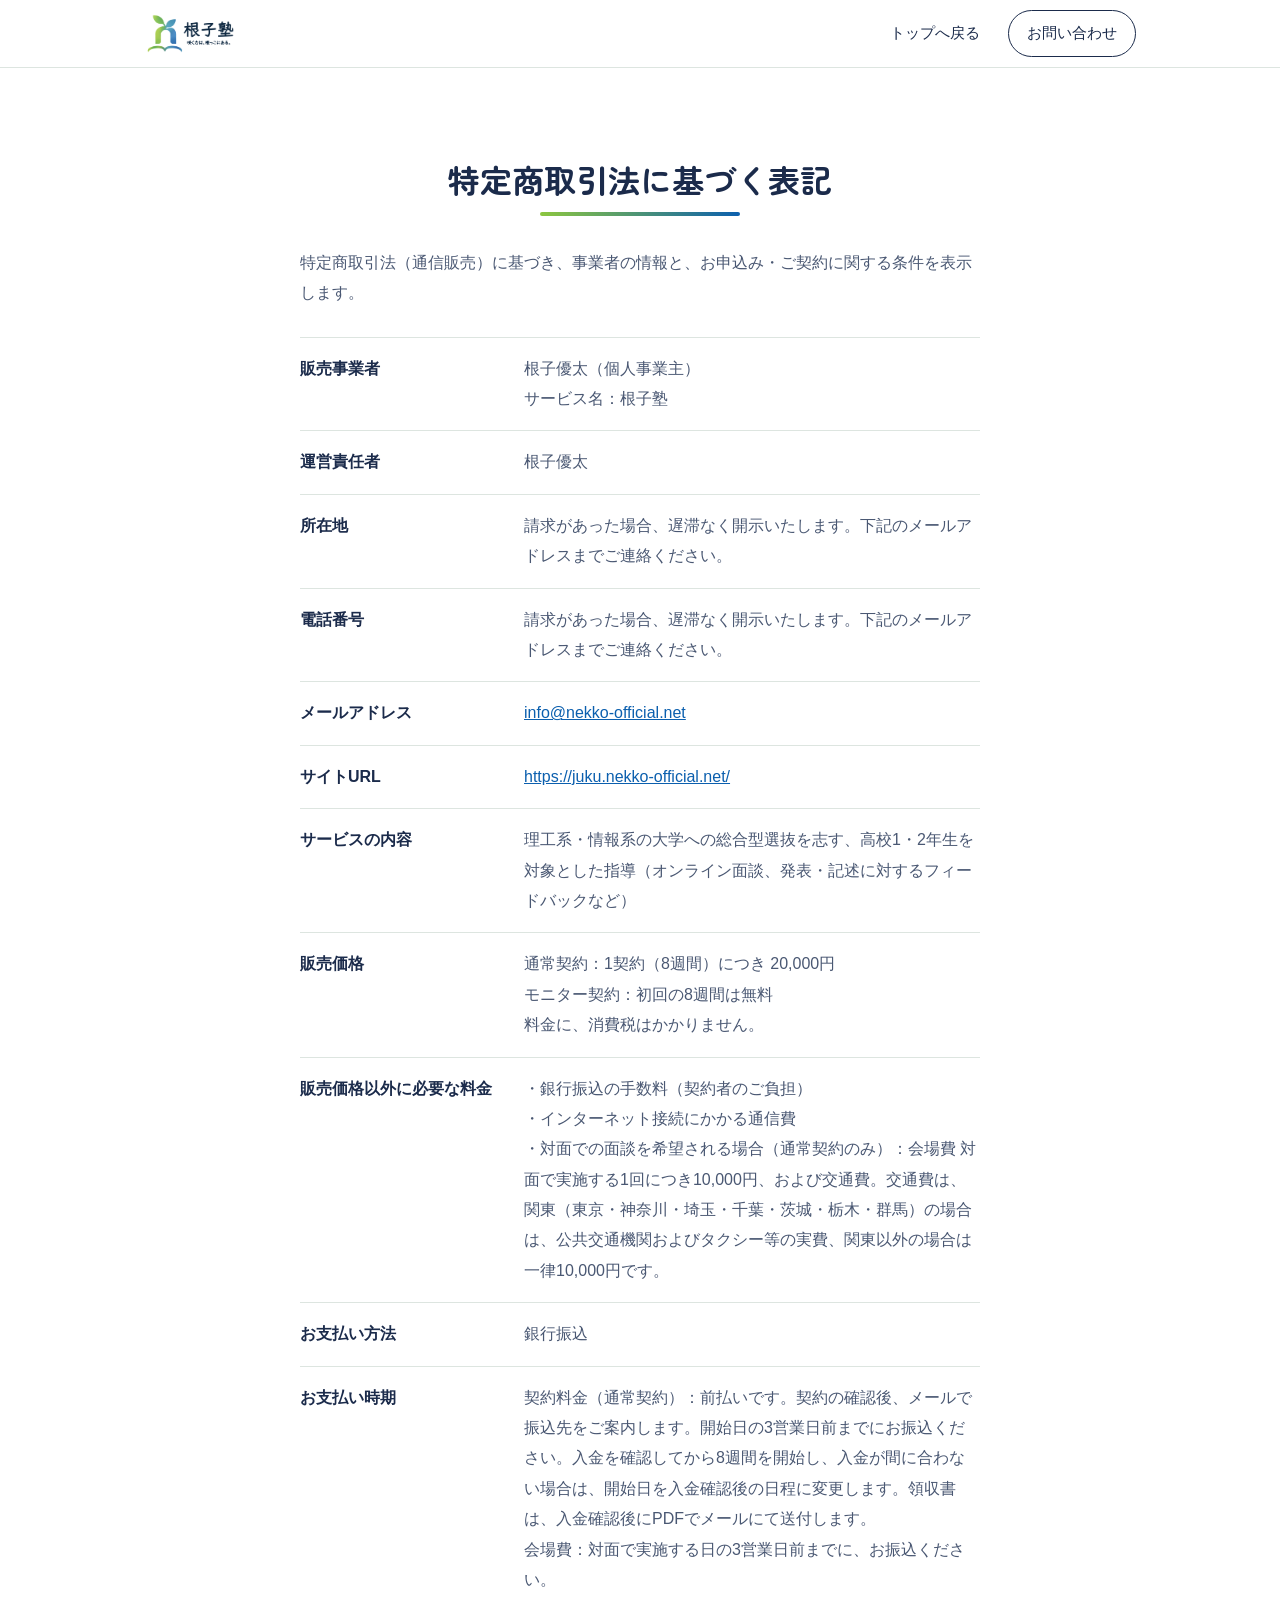
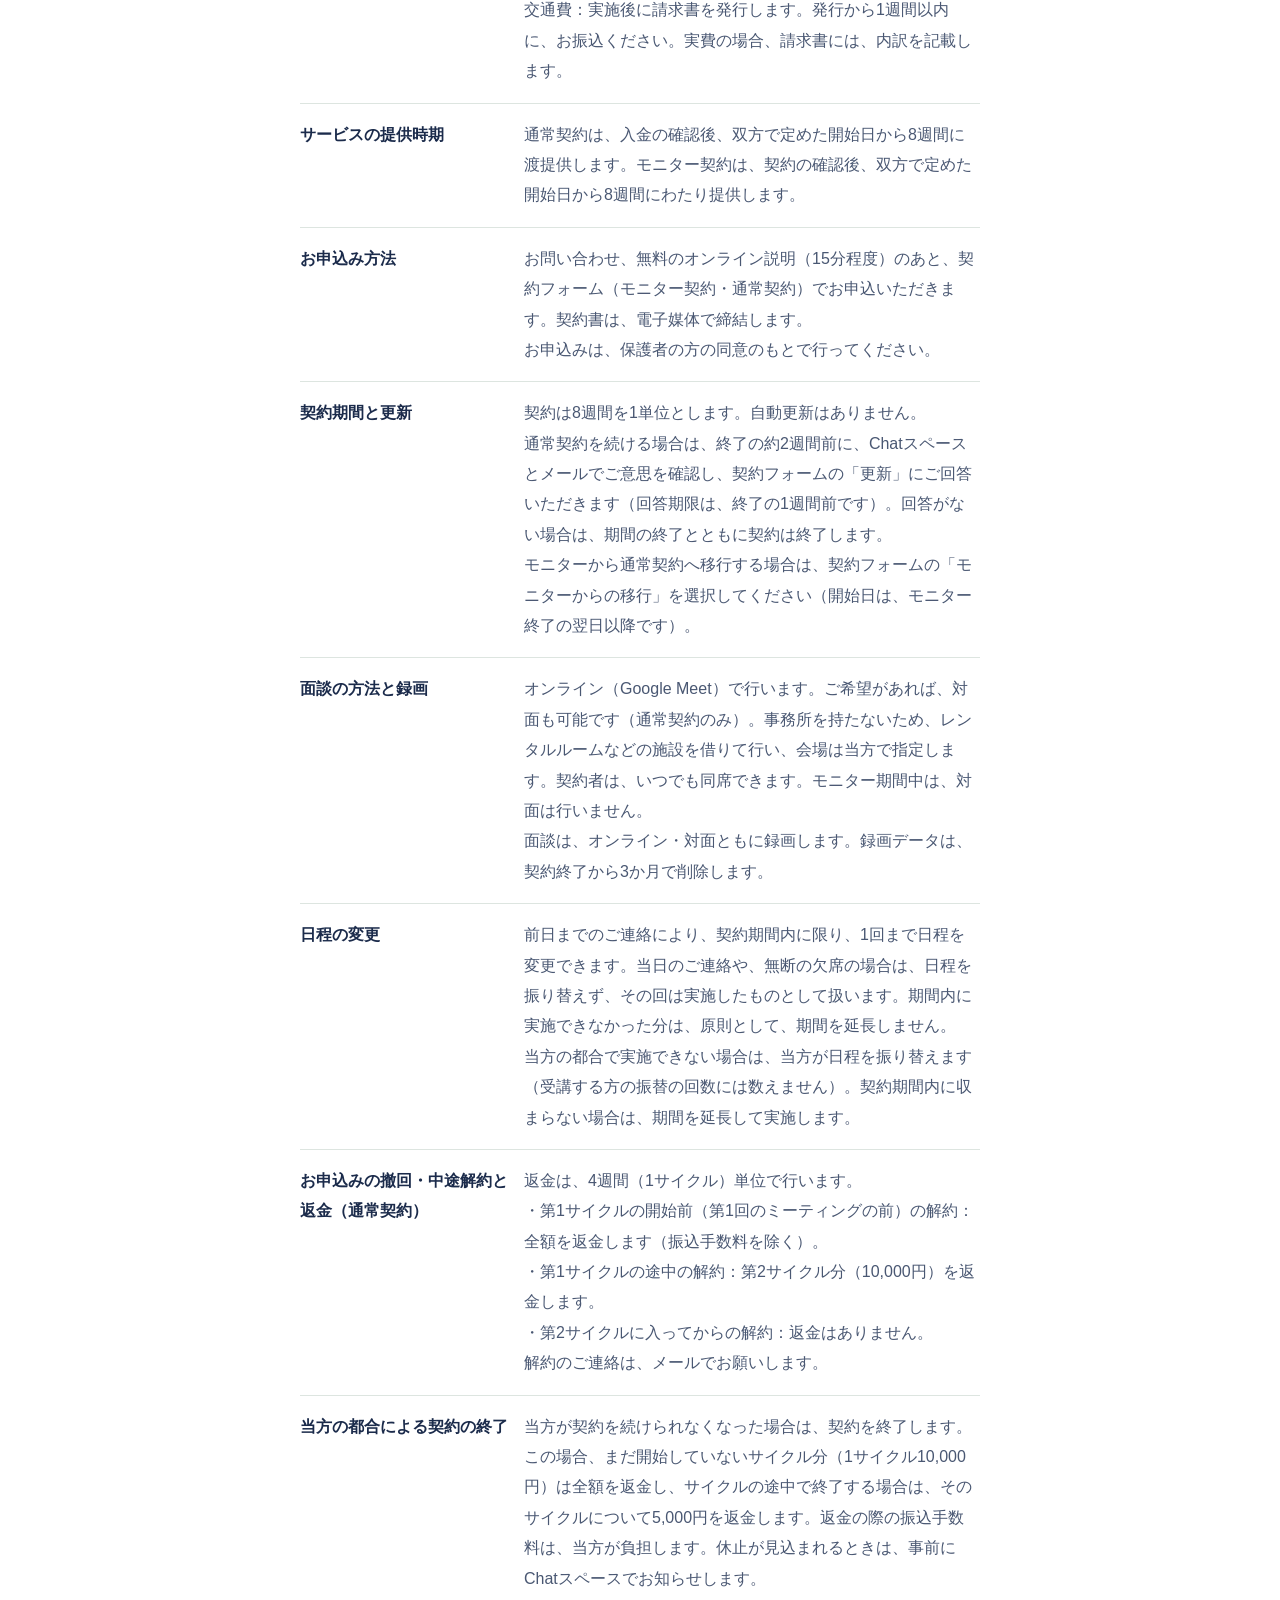
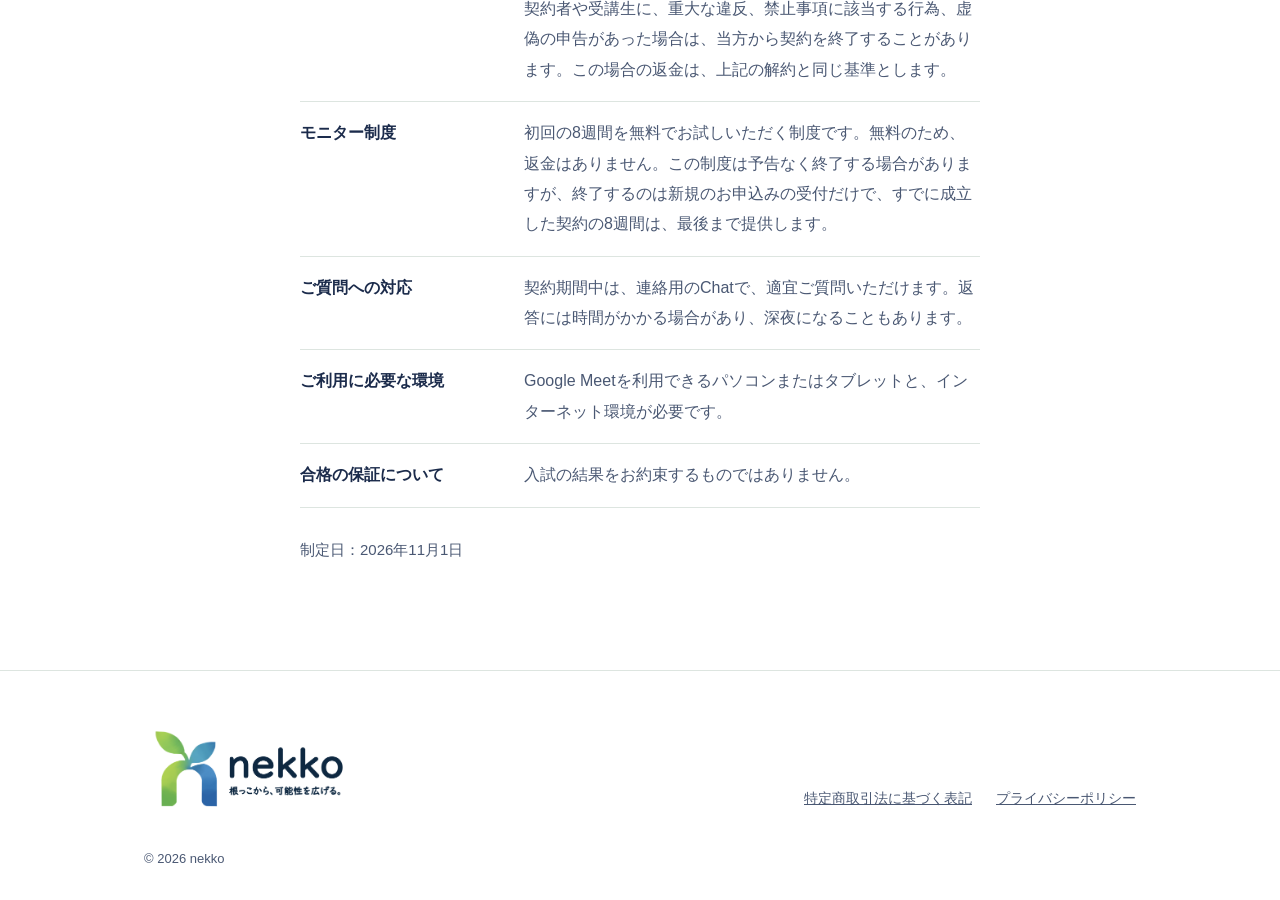
<file: tokushoho.html>
<!DOCTYPE html>
<html lang="ja">
<head>
  <meta charset="UTF-8">
  <meta name="viewport" content="width=device-width, initial-scale=1">
  <title>特定商取引法に基づく表記｜根子塾</title>
  <meta name="description" content="根子塾の、特定商取引法に基づく表記です。">

  <link rel="preconnect" href="https://fonts.googleapis.com">
  <link rel="preconnect" href="https://fonts.gstatic.com" crossorigin>
  <link href="https://fonts.googleapis.com/css2?family=Zen+Maru+Gothic:wght@500;700&display=swap" rel="stylesheet">
  <link rel="stylesheet" href="style.css">
</head>
<body id="top">

<div class="sticky-top">

<header class="site-header show-logo">
  <div class="inner header-inner">
    <a class="header-logo" href="index.html" aria-label="根子塾 トップページへ">
      <img src="logo/juku_Blogo_original.png" alt="根子塾">
    </a>
    <nav class="global-nav" aria-label="メインメニュー">
      <a href="index.html">トップへ戻る</a>
      <a class="nav-cta" href="index.html#contact">お問い合わせ</a>
    </nav>
  </div>
</header>

</div>

<main>
  <section class="section">
    <div class="inner narrow legal">
      <h1 class="page-heading">特定商取引法に基づく表記</h1>

      <p class="section-lead">
        特定商取引法（通信販売）に基づき、事業者の情報と、お申込み・ご契約に関する条件を表示します。
      </p>

      <dl class="spec">
        <div>
          <dt>販売事業者</dt>
          <dd>根子優太（個人事業主）<br>サービス名：根子塾</dd>
        </div>
        <div>
          <dt>運営責任者</dt>
          <dd>根子優太</dd>
        </div>
        <div>
          <dt>所在地</dt>
          <dd>
            請求があった場合、遅滞なく開示いたします。下記のメールアドレスまでご連絡ください。
          </dd>
        </div>
        <div>
          <dt>電話番号</dt>
          <dd>
            請求があった場合、遅滞なく開示いたします。下記のメールアドレスまでご連絡ください。
          </dd>
        </div>
        <div>
          <dt>メールアドレス</dt>
          <dd><a href="mailto:info@nekko-official.net">info@nekko-official.net</a></dd>
        </div>
        <div>
          <dt>サイトURL</dt>
          <dd><a href="https://juku.nekko-official.net">https://juku.nekko-official.net/</a></dd>
        </div>
        <div>
          <dt>サービスの内容</dt>
          <dd>理工系・情報系の大学への総合型選抜を志す、高校1・2年生を対象とした指導（オンライン面談、発表・記述に対するフィードバックなど）</dd>
        </div>
        <div>
          <dt>販売価格</dt>
          <dd>
            通常契約：1契約（8週間）につき 20,000円<br>
            モニター契約：初回の8週間は無料<br>
            料金に、消費税はかかりません。
          </dd>
        </div>
        <div>
          <dt>販売価格以外に必要な料金</dt>
          <dd>
            ・銀行振込の手数料（契約者のご負担）<br>
            ・インターネット接続にかかる通信費<br>
            ・対面での面談を希望される場合（通常契約のみ）：会場費 対面で実施する1回につき10,000円、および交通費。交通費は、関東（東京・神奈川・埼玉・千葉・茨城・栃木・群馬）の場合は、公共交通機関およびタクシー等の実費、関東以外の場合は一律10,000円です。
          </dd>
        </div>
        <div>
          <dt>お支払い方法</dt>
          <dd>銀行振込</dd>
        </div>
        <div>
          <dt>お支払い時期</dt>
          <dd>
            契約料金（通常契約）：前払いです。契約の確認後、メールで振込先をご案内します。開始日の3営業日前までにお振込ください。入金を確認してから8週間を開始し、入金が間に合わない場合は、開始日を入金確認後の日程に変更します。領収書は、入金確認後にPDFでメールにて送付します。<br>
            会場費：対面で実施する日の3営業日前までに、お振込ください。<br>
            交通費：実施後に請求書を発行します。発行から1週間以内に、お振込ください。実費の場合、請求書には、内訳を記載します。
          </dd>
        </div>
        <div>
          <dt>サービスの提供時期</dt>
          <dd>通常契約は、入金の確認後、双方で定めた開始日から8週間に渡提供します。モニター契約は、契約の確認後、双方で定めた開始日から8週間にわたり提供します。
          </dd>
        </div>
        <div>
          <dt>お申込み方法</dt>
          <dd>
            お問い合わせ、無料のオンライン説明（15分程度）のあと、契約フォーム（モニター契約・通常契約）でお申込いただきます。契約書は、電子媒体で締結します。<br>
            お申込みは、保護者の方の同意のもとで行ってください。
          </dd>
        </div>
        <div>
          <dt>契約期間と更新</dt>
          <dd>契約は8週間を1単位とします。自動更新はありません。<br>通常契約を続ける場合は、終了の約2週間前に、Chatスペースとメールでご意思を確認し、契約フォームの「更新」にご回答いただきます（回答期限は、終了の1週間前です）。回答がない場合は、期間の終了とともに契約は終了します。<br>モニターから通常契約へ移行する場合は、契約フォームの「モニターからの移行」を選択してください（開始日は、モニター終了の翌日以降です）。</dd>
        </div>
        <div>
          <dt>面談の方法と録画</dt>
          <dd>
            オンライン（Google Meet）で行います。ご希望があれば、対面も可能です（通常契約のみ）。事務所を持たないため、レンタルルームなどの施設を借りて行い、会場は当方で指定します。契約者は、いつでも同席できます。モニター期間中は、対面は行いません。<br>
            面談は、オンライン・対面ともに録画します。録画データは、契約終了から3か月で削除します。
          </dd>
        </div>
        <div>
          <dt>日程の変更</dt>
          <dd>
            前日までのご連絡により、契約期間内に限り、1回まで日程を変更できます。当日のご連絡や、無断の欠席の場合は、日程を振り替えず、その回は実施したものとして扱います。期間内に実施できなかった分は、原則として、期間を延長しません。<br>
            当方の都合で実施できない場合は、当方が日程を振り替えます（受講する方の振替の回数には数えません）。契約期間内に収まらない場合は、期間を延長して実施します。
          </dd>
        </div>
        <div>
          <dt>お申込みの撤回・中途解約と返金（通常契約）</dt>
          <dd>
            返金は、4週間（1サイクル）単位で行います。<br>
            ・第1サイクルの開始前（第1回のミーティングの前）の解約：全額を返金します（振込手数料を除く）。<br>
            ・第1サイクルの途中の解約：第2サイクル分（10,000円）を返金します。<br>
            ・第2サイクルに入ってからの解約：返金はありません。<br>
            解約のご連絡は、メールでお願いします。
          </dd>
        </div>
        <div>
          <dt>当方の都合による契約の終了</dt>
          <dd>
            当方が契約を続けられなくなった場合は、契約を終了します。この場合、まだ開始していないサイクル分（1サイクル10,000円）は全額を返金し、サイクルの途中で終了する場合は、そのサイクルについて5,000円を返金します。返金の際の振込手数料は、当方が負担します。休止が見込まれるときは、事前にChatスペースでお知らせします。<br>
            契約者や受講生に、重大な違反、禁止事項に該当する行為、虚偽の申告があった場合は、当方から契約を終了することがあります。この場合の返金は、上記の解約と同じ基準とします。
          </dd>
        </div>
        <div>
          <dt>モニター制度</dt>
          <dd>初回の8週間を無料でお試しいただく制度です。無料のため、返金はありません。この制度は予告なく終了する場合がありますが、終了するのは新規のお申込みの受付だけで、すでに成立した契約の8週間は、最後まで提供します。</dd>
        </div>
        <div>
          <dt>ご質問への対応</dt>
          <dd>契約期間中は、連絡用のChatで、適宜ご質問いただけます。返答には時間がかかる場合があり、深夜になることもあります。</dd>
        </div>
        <div>
          <dt>ご利用に必要な環境</dt>
          <dd>Google Meetを利用できるパソコンまたはタブレットと、インターネット環境が必要です。</dd>
        </div>
        <div>
          <dt>合格の保証について</dt>
          <dd>入試の結果をお約束するものではありません。</dd>
        </div>
      </dl>

      <p class="note">制定日：2026年11月1日</p>
    </div>
  </section>
</main>

<footer class="site-footer">
  <div class="inner footer-inner">
    <div>
      <img class="footer-logo" src="logo/nekko-official_Blogo_original.png" alt="nekko">
    </div>
    <nav class="footer-nav" aria-label="フッターメニュー">
      <a href="tokushoho.html">特定商取引法に基づく表記</a>
      <a href="privacy.html">プライバシーポリシー</a>
    </nav>
  </div>
  <p class="copyright">© 2026 nekko</p>
</footer>

</body>
</html>
</file>
<file: style.css>
/* ==========================================================
   nekko 総合型選抜塾 — style.css
   方向性: 余白多め・シンプル（ロゴの配色を土台にする）
   ========================================================== */

:root {
  /* ロゴの配色 */
  --navy: #1b2b4b;        /* 文字・ワードマーク */
  --blue: #0b5fae;        /* リンク・強調 */
  --teal: #1e9bc0;
  --green: #8cc63f;
  --yellow: #f5c542;      /* アクセント（お知らせ） */
  --yellow-soft: #fff6d6;

  --text: #1b2b4b;
  --text-sub: #4a5873;
  --bg: #ffffff;
  --bg-tint: #f3f8ee;     /* ごく薄い緑 */
  --line: #dde5e0;

  --font-head: "Zen Maru Gothic", "Hiragino Maru Gothic ProN", "Yu Gothic", "Meiryo", sans-serif;
  --font-body: "Hiragino Kaku Gothic ProN", "Hiragino Sans", "Noto Sans JP", "Yu Gothic", "Meiryo", sans-serif;

  --maxw: 1040px;
  --narrow: 680px;
}

/* ---------- ベース ---------- */
*, *::before, *::after { box-sizing: border-box; }

html { scroll-behavior: smooth; scroll-padding-top: 80px; }

body {
  margin: 0;
  background: var(--bg);
  color: var(--text);
  font-family: var(--font-body);
  font-size: 16px;
  line-height: 1.9;
  -webkit-text-size-adjust: 100%;
  text-align: left;   /* 本文はすべて左揃え（サブタイトルのみ中央揃え） */
}

h1, h2, h3 {
  font-family: var(--font-head);
  font-weight: 700;
  line-height: 1.45;
  margin: 0;
}

p { margin: 0 0 1.2em; }
a { color: var(--blue); }
ul, ol, dl, dd { margin: 0; padding: 0; }
li { list-style: none; }

a:focus-visible, .btn:focus-visible {
  outline: 3px solid var(--teal);
  outline-offset: 3px;
}

.inner {
  width: 100%;
  max-width: var(--maxw);
  margin: 0 auto;
  padding: 0 24px;
}
.inner.narrow { max-width: calc(var(--narrow) + 48px); }

@media (prefers-reduced-motion: reduce) {
  html { scroll-behavior: auto; }
}

/* ---------- ヘッダー（バナーと一緒に画面上部へ追従） ---------- */
.sticky-top {
  position: sticky;
  top: 0;
  z-index: 100;
}

.site-header {
  background: var(--bg);
  border-bottom: 1px solid transparent;
  transition: border-color 0.25s ease;
}
.site-header.show-logo { border-bottom-color: var(--line); }

.header-inner {
  display: flex;
  align-items: center;
  justify-content: space-between;
  gap: 24px;
  padding-top: 10px;
  padding-bottom: 10px;
  min-height: 64px;
}

/* 左上のロゴ（塾のロゴ Bタイプ）。高さだけ指定し、幅は自動 */
.header-logo { display: block; line-height: 0; }
.header-logo img { display: block; height: 40px; width: auto; }

/* JS有効時：ファーストビューのロゴが見えている間は隠す（場所は確保してメニューは右に固定） */
.js .header-logo {
  opacity: 0;
  visibility: hidden;
  transition: opacity 0.25s ease, visibility 0.25s;
}
.js .site-header.show-logo .header-logo {
  opacity: 1;
  visibility: visible;
}


.global-nav {
  display: flex;
  align-items: center;
  gap: 28px;
  font-size: 0.9375rem;
}
.global-nav a {
  color: var(--navy);
  text-decoration: none;
}
.global-nav a:hover { color: var(--blue); }

.global-nav .nav-cta {
  padding: 8px 18px;
  border: 1.5px solid var(--navy);
  border-radius: 999px;
}
.global-nav .nav-cta:hover {
  background: var(--navy);
  color: #fff;
}

/* ---------- ヒーロー ---------- */
.hero { padding: 96px 0 112px; }

.hero-catch {
  margin: 0;
  font-family: var(--font-head);
  font-weight: 700;
  font-size: clamp(2.25rem, 6.2vw, 4rem);
  letter-spacing: 0.04em;
  line-height: 1.4;
}

/* ロゴの「緑→青」のグラデーションを細い線で再現 */
.rule {
  width: 120px;
  height: 5px;
  margin: 32px 0;
  border-radius: 3px;
  background: linear-gradient(90deg, var(--green), var(--teal) 55%, var(--blue));
}

.hero-lead {
  max-width: 36em;
  font-size: 1.0625rem;
  color: var(--text);
}

.hero-actions {
  display: flex;
  flex-wrap: wrap;
  gap: 14px;
  margin: 36px 0 24px;
}

.notice {
  display: inline-block;
  margin: 0;
  padding: 6px 14px;
  background: var(--yellow-soft);
  border-left: 4px solid var(--yellow);
  font-size: 0.9375rem;
}

/* ---------- ボタン ---------- */
.btn {
  display: inline-block;
  padding: 14px 28px;
  border-radius: 999px;
  border: 2px solid var(--navy);
  font-family: var(--font-head);
  font-weight: 700;
  font-size: 1rem;
  line-height: 1.4;
  text-decoration: none;
  text-align: center;
}
.btn-primary { background: var(--navy); color: #fff; }
.btn-primary:hover { background: var(--blue); border-color: var(--blue); }
.btn-secondary { background: transparent; color: var(--navy); }
.btn-secondary:hover { background: var(--navy); color: #fff; }

/* ---------- セクション共通 ---------- */
.section { padding: 88px 0; }
.section-tint { background: var(--bg-tint); }

.section h1.page-heading,
.section h2 {
  font-size: clamp(1.5rem, 3.4vw, 2rem);
  margin-bottom: 32px;
  padding-bottom: 14px;
  position: relative;
  text-align: center;   /* サブタイトルは中央揃え */
}
/* 見出し下の短いグラデーション線（ロゴの芽の色） */
.section h1.page-heading::after,
.section h2::after {
  content: "";
  position: absolute;
  left: 50%;
  transform: translateX(-50%);
  bottom: 0;
  width: 200px;
  height: 4px;
  border-radius: 2px;
  background: linear-gradient(90deg, var(--green), var(--blue));
}

.section-lead { color: var(--text-sub); margin-bottom: 36px; }

.note {
  margin-top: 28px;
  color: var(--text-sub);
  font-size: 0.9375rem;
}

/* ---------- 特徴 ---------- */
.features {
  display: grid;
  grid-template-columns: 1fr 1fr;
  gap: 0 56px;
}
.feature {
  padding: 28px 0;
  border-top: 1px solid var(--line);
}
.feature-main { border-top: 3px solid var(--navy); }
.feature dt {
  font-family: var(--font-head);
  font-weight: 700;
  font-size: 1.125rem;
  line-height: 1.5;
  margin-bottom: 10px;
}
.feature-main dt { font-size: 1.3125rem; }
.feature dd { color: var(--text-sub); }

/* ---------- 指導の流れ ---------- */
.steps {
  display: grid;
  grid-template-columns: repeat(4, 1fr);
  gap: 20px;
}
.steps li {
  padding-top: 18px;
  border-top: 4px solid var(--green);
}
.steps li:nth-child(2) { border-top-color: #4fb27a; }
.steps li:nth-child(3) { border-top-color: var(--teal); }
.steps li:nth-child(4) { border-top-color: var(--blue); }
.steps h3 {
  font-size: 1.0625rem;
  margin-bottom: 10px;
}
.steps p {
  margin: 0;
  color: var(--text-sub);
  font-size: 0.9375rem;
  line-height: 1.8;
}

/* ---------- 料金・契約 ---------- */
.price-box { margin-bottom: 40px; }
.price { margin: 0 0 16px; }
.price-num {
  font-family: var(--font-head);
  font-weight: 700;
  font-size: clamp(2.25rem, 6vw, 3.25rem);
  line-height: 1.2;
}
.price-unit { margin-left: 6px; font-size: 1.125rem; }

.spec { max-width: var(--narrow); }
.spec > div {
  display: grid;
  grid-template-columns: 8em 1fr;
  gap: 16px;
  padding: 16px 0;
  border-top: 1px solid var(--line);
}
.spec > div:last-child { border-bottom: 1px solid var(--line); }
.spec dt { font-weight: 700; }
.spec dd { color: var(--text-sub); }

/* ---------- 運営者 ---------- */
.profile-name {
  font-family: var(--font-head);
  font-weight: 700;
  font-size: 1.25rem;
  margin-bottom: 16px;
}
.profile {
  display: grid;
  grid-template-columns: 240px 1fr;
  gap: 48px;
  align-items: start;
}
.profile-photo { margin: 0; }
.photo-placeholder,
.profile-photo img {
  display: block;
  width: 100%;
  aspect-ratio: 4 / 5;
  object-fit: cover;
  border-radius: 12px;
}
.photo-placeholder {
  display: flex;
  align-items: center;
  justify-content: center;
  background: var(--bg-tint);
  border: 2px dashed var(--green);
  color: var(--text-sub);
  font-family: var(--font-head);
}

.timeline-title {
  text-align: center;
  margin: 28px 0 12px;
  font-size: 1.125rem;
}
/* 経歴（時系列）。左に年月、右に出来事、縦線でつなぐ */
.timeline {
  position: relative;
  margin: 0 0 1.6em;
  padding-left: 22px;
}
.timeline::before {
  content: "";
  position: absolute;
  left: 5px;
  top: 0.9em;
  bottom: 0.9em;
  width: 2px;
  background: linear-gradient(180deg, var(--green), var(--blue));
}
.timeline li {
  position: relative;
  display: grid;
  grid-template-columns: 8.5em 1fr;
  gap: 12px;
  padding: 6px 0;
}
.timeline li::before {
  content: "";
  position: absolute;
  left: -22px;
  top: 0.95em;
  width: 12px;
  height: 12px;
  border-radius: 50%;
  background: #fff;
  border: 3px solid var(--teal);
}
.timeline time {
  font-family: var(--font-head);
  font-weight: 700;
  font-size: 0.9375rem;
  line-height: 1.9;
}
.timeline p { margin: 0; }

/* ---------- プロフィール写真のスライダー（横に自動スクロール） ---------- */
.slider { position: relative; }
.slider-track {
  display: flex;
  margin: 0;
  padding: 0;
  overflow-x: auto;
  scroll-snap-type: x mandatory;
  scrollbar-width: none;          /* スクロールバーは隠す（スワイプ・ドットで操作） */
  border-radius: 12px;
}
.slider-track::-webkit-scrollbar { display: none; }
.slide {
  flex: 0 0 100%;
  scroll-snap-align: start;
  list-style: none;
}

.slider-controls {
  display: flex;
  align-items: center;
  justify-content: space-between;
  gap: 8px;
  margin-top: 12px;
}

/* ドット：選択中のものだけ、緑→青のグラデーションの細長い形になる */
.slider-dots { display: flex; align-items: center; }
.slider-dots button {
  width: 20px;
  height: 24px;
  padding: 0;
  border: 0;
  background: transparent;
  cursor: pointer;
  transition: width 0.3s ease;
}
.slider-dots button[aria-current="true"] { width: 36px; }
.slider-dots button::before {
  content: "";
  display: block;
  width: 8px;
  height: 8px;
  margin: auto;
  border-radius: 999px;
  background: var(--line);
  transition: width 0.3s ease, background 0.3s ease;
}
.slider-dots button:hover::before { background: var(--teal); }
.slider-dots button[aria-current="true"]::before {
  width: 28px;
  background: linear-gradient(90deg, var(--green), var(--blue));
}

/* 停止／再生ボタン：緑→青の縁取りの丸ボタン。アイコンはCSSで描く */
.slider-toggle {
  position: relative;
  flex: 0 0 auto;
  width: 34px;
  height: 34px;
  padding: 0;
  border: 2px solid transparent;
  border-radius: 50%;
  background:
    linear-gradient(#fff, #fff) padding-box,
    linear-gradient(135deg, var(--green), var(--blue)) border-box;
  color: var(--navy);
  font-size: 0;             /* 文字は使わない（読み上げ用のラベルだけ） */
  cursor: pointer;
  transition: color 0.2s ease, box-shadow 0.2s ease, transform 0.2s ease;
}
/* 停止アイコン（縦棒2本）：自動スクロール中に表示 */
.slider-toggle::before {
  content: "";
  position: absolute;
  top: 50%;
  left: 50%;
  width: 3px;
  height: 12px;
  margin: -6px 0 0 -4.5px;
  border-radius: 1.5px;
  background: currentColor;
  box-shadow: 6px 0 0 currentColor;
}
/* 再生アイコン（三角）：停止中に表示 */
.slider-toggle.is-paused::before {
  width: 0;
  height: 0;
  margin: -6px 0 0 -3px;
  border-style: solid;
  border-width: 6px 0 6px 10px;
  border-color: transparent transparent transparent currentColor;
  border-radius: 0;
  background: none;
  box-shadow: none;
}
.slider-toggle:hover {
  background:
    linear-gradient(135deg, var(--green), var(--blue)) padding-box,
    linear-gradient(135deg, var(--green), var(--blue)) border-box;
  color: #fff;
  box-shadow: 0 4px 12px rgba(11, 95, 174, 0.25);
  transform: translateY(-1px);
}
.slider-toggle:active { transform: translateY(0); }
.slider-dots button:focus-visible,
.slider-toggle:focus-visible {
  outline: 3px solid var(--teal);
  outline-offset: 2px;
}
@media (prefers-reduced-motion: reduce) {
  .slider-track { scroll-behavior: auto; }
  .slider-dots button,
  .slider-dots button::before,
  .slider-toggle { transition: none; }
}

/* ---------- フッター ---------- */
.site-footer {
  text-align: left;
  padding: 56px 0 28px;
  border-top: 1px solid var(--line);
}
.footer-inner {
  display: flex;
  flex-wrap: wrap;
  justify-content: space-between;
  align-items: flex-end;
  gap: 24px;
}
.footer-logo {
  display: block;
  height: 84px;
  width: auto;
}
.footer-tagline { margin: 10px 0 0; color: var(--text-sub); font-size: 0.9375rem; }
.footer-nav { display: flex; flex-wrap: wrap; gap: 8px 24px; font-size: 0.875rem; }
.footer-nav a { color: var(--text-sub); }
.copyright {
  max-width: var(--maxw);
  margin: 36px auto 0;
  padding: 0 24px;
  color: var(--text-sub);
  font-size: 0.8125rem;
}

/* ---------- タブレット ---------- */
@media (max-width: 900px) {
  .steps { grid-template-columns: 1fr 1fr; gap: 32px 24px; }
}

/* ---------- スマートフォン ---------- */
@media (max-width: 720px) {
  body { font-size: 15.5px; }

  .header-inner { padding-top: 8px; padding-bottom: 8px; min-height: 56px; }
  .header-logo img { height: 34px; }
  /* 狭い画面ではメニューを省略し、お問い合わせだけ残す */
  .global-nav a:not(.nav-cta) { display: none; }

  .hero { padding: 56px 0 64px; }
  .first-view { min-height: 70vh; min-height: 70svh; padding-bottom: 88px; }
  .note-box { padding: 20px 20px 4px; }
  .section { padding: 64px 0; }

  .features { grid-template-columns: 1fr; }
  .steps { grid-template-columns: 1fr; }

  .spec > div { grid-template-columns: 1fr; gap: 4px; }

  .profile { grid-template-columns: 1fr; gap: 28px; }
  .profile-photo { max-width: 220px; }
  .timeline li { grid-template-columns: 1fr; gap: 0; }
  .footer-logo { height: 72px; }

  .hero-actions .btn { width: 100%; }
}

/* ---------- ファーストビュー（塾ロゴ） ---------- */
.first-view {
  position: relative;
  display: flex;
  align-items: center;
  justify-content: center;
  min-height: 78vh;
  min-height: 78svh;
  text-align: center;
  padding: 24px 24px 96px;
}
.first-logo-wrap { margin: 0; line-height: 0; }
.first-logo {
  display: block;
  width: min(420px, 72vw);
  height: auto;
}

.scroll-cue {
  position: absolute;
  left: 50%;
  bottom: 24px;
  transform: translateX(-50%);
  display: flex;
  flex-direction: column;
  align-items: center;
  gap: 10px;
  color: var(--text-sub);
  font-size: 0.75rem;
  letter-spacing: 0.2em;
  text-decoration: none;
}
.scroll-cue::after {
  content: "";
  width: 2px;
  height: 44px;
  border-radius: 1px;
  background: linear-gradient(180deg, var(--green), var(--blue));
  animation: cue 2s ease-in-out infinite;
  transform-origin: top;
}
@keyframes cue {
  0%   { transform: scaleY(0); opacity: 0; }
  40%  { transform: scaleY(1); opacity: 1; }
  100% { transform: scaleY(1); opacity: 0; }
}
@media (prefers-reduced-motion: reduce) {
  .scroll-cue::after { animation: none; }
}

/* ---------- コラム（想い） ---------- */
.column h3 {
  text-align: center;
  margin: 2.6em 0 0.7em;
  font-size: clamp(1.1875rem, 2.6vw, 1.375rem);
}
.column h2 + h3 { margin-top: 0; }
.column p { line-height: 2.05; }

/* ---------- 補足ボックス・指標 ---------- */
.note-box {
  max-width: var(--narrow);
  margin-top: 44px;
  padding: 24px 28px 8px;
  background: #fff;
  border-radius: 12px;
  border-left: 5px solid var(--teal);
}

.signs { margin: 28px 0 8px; }
.signs li {
  padding: 4px 0 4px 20px;
  margin-bottom: 20px;
  border-left: 4px solid var(--green);
}
.signs li:nth-child(2) { border-left-color: var(--blue); }
.signs strong {
  display: block;
  font-family: var(--font-head);
  font-size: 1.0625rem;
  margin-bottom: 4px;
}
.signs span { color: var(--text-sub); }

/* ---------- よくある質問 ---------- */
.faq details { border-top: 1px solid var(--line); }
.faq details:last-child { border-bottom: 1px solid var(--line); }
.faq summary {
  position: relative;
  padding: 20px 40px 20px 0;
  font-family: var(--font-head);
  font-weight: 700;
  line-height: 1.6;
  cursor: pointer;
  list-style: none;
}
.faq summary::-webkit-details-marker { display: none; }
.faq summary::after {
  content: "+";
  position: absolute;
  right: 6px;
  top: 50%;
  transform: translateY(-50%);
  font-size: 1.5rem;
  line-height: 1;
  color: var(--blue);
}
.faq details[open] summary::after { content: "−"; }
.faq details p {
  margin: 0;
  padding: 0 0 22px;
  color: var(--text-sub);
}

/* ---------- 特定商取引法に基づく表記ページ ---------- */
.legal .spec { max-width: none; }
.legal .spec > div { grid-template-columns: 13em 1fr; }
.legal .section-lead { margin-bottom: 28px; }

/* 記入が必要な箇所の目印（公開前に、確定した内容に書き換えてマークごと削除する） */
mark.todo {
  padding: 0 0.3em;
  background: var(--yellow-soft);
  border-bottom: 2px solid var(--yellow);
  color: inherit;
}

@media (max-width: 720px) {
  .legal .spec > div { grid-template-columns: 1fr; gap: 4px; }
}

/* ---------- プライバシーポリシー ---------- */
.policy h3 {
  margin: 2.4em 0 0.6em;
  padding-left: 0.8em;
  border-left: 4px solid var(--green);
  font-size: 1.1875rem;
  text-align: left;
}
.policy p,
.policy li { line-height: 2; }
.policy ul { margin: 0 0 1.4em; }
.policy li {
  position: relative;
  padding-left: 1.3em;
  margin-bottom: 0.3em;
}
.policy li::before {
  content: "";
  position: absolute;
  left: 0.2em;
  top: 0.95em;
  width: 6px;
  height: 6px;
  border-radius: 50%;
  background: var(--green);
}

/* ▼▼▼【準備中表示】ここから（稼働時はここから末尾の「ここまで」までを削除） ▼▼▼ */
.preparing-banner {
  padding: 12px 24px;
  background: var(--yellow);
  color: var(--navy);
  text-align: center;
  border-bottom: 3px solid var(--navy);
}
.preparing-banner p {
  margin: 0;
  font-weight: 700;
  font-size: 1rem;
  line-height: 1.6;
}
.preparing-banner strong {
  display: inline-block;
  margin-right: 0.6em;
  padding: 0 0.7em;
  background: var(--navy);
  color: #fff;
  border-radius: 999px;
  font-size: 0.875rem;
}
/* バナーに隠れないよう、ページ内リンクの移動位置をずらす */
html { scroll-padding-top: 140px; }

@media (max-width: 720px) {
  .preparing-banner { padding: 10px 16px; }
  .preparing-banner p { font-size: 0.9375rem; }
  .preparing-banner strong { display: block; width: fit-content; margin: 0 auto 4px; }
  html { scroll-padding-top: 160px; }
}
/* ▲▲▲【準備中表示】ここまで ▲▲▲ */
</file>
